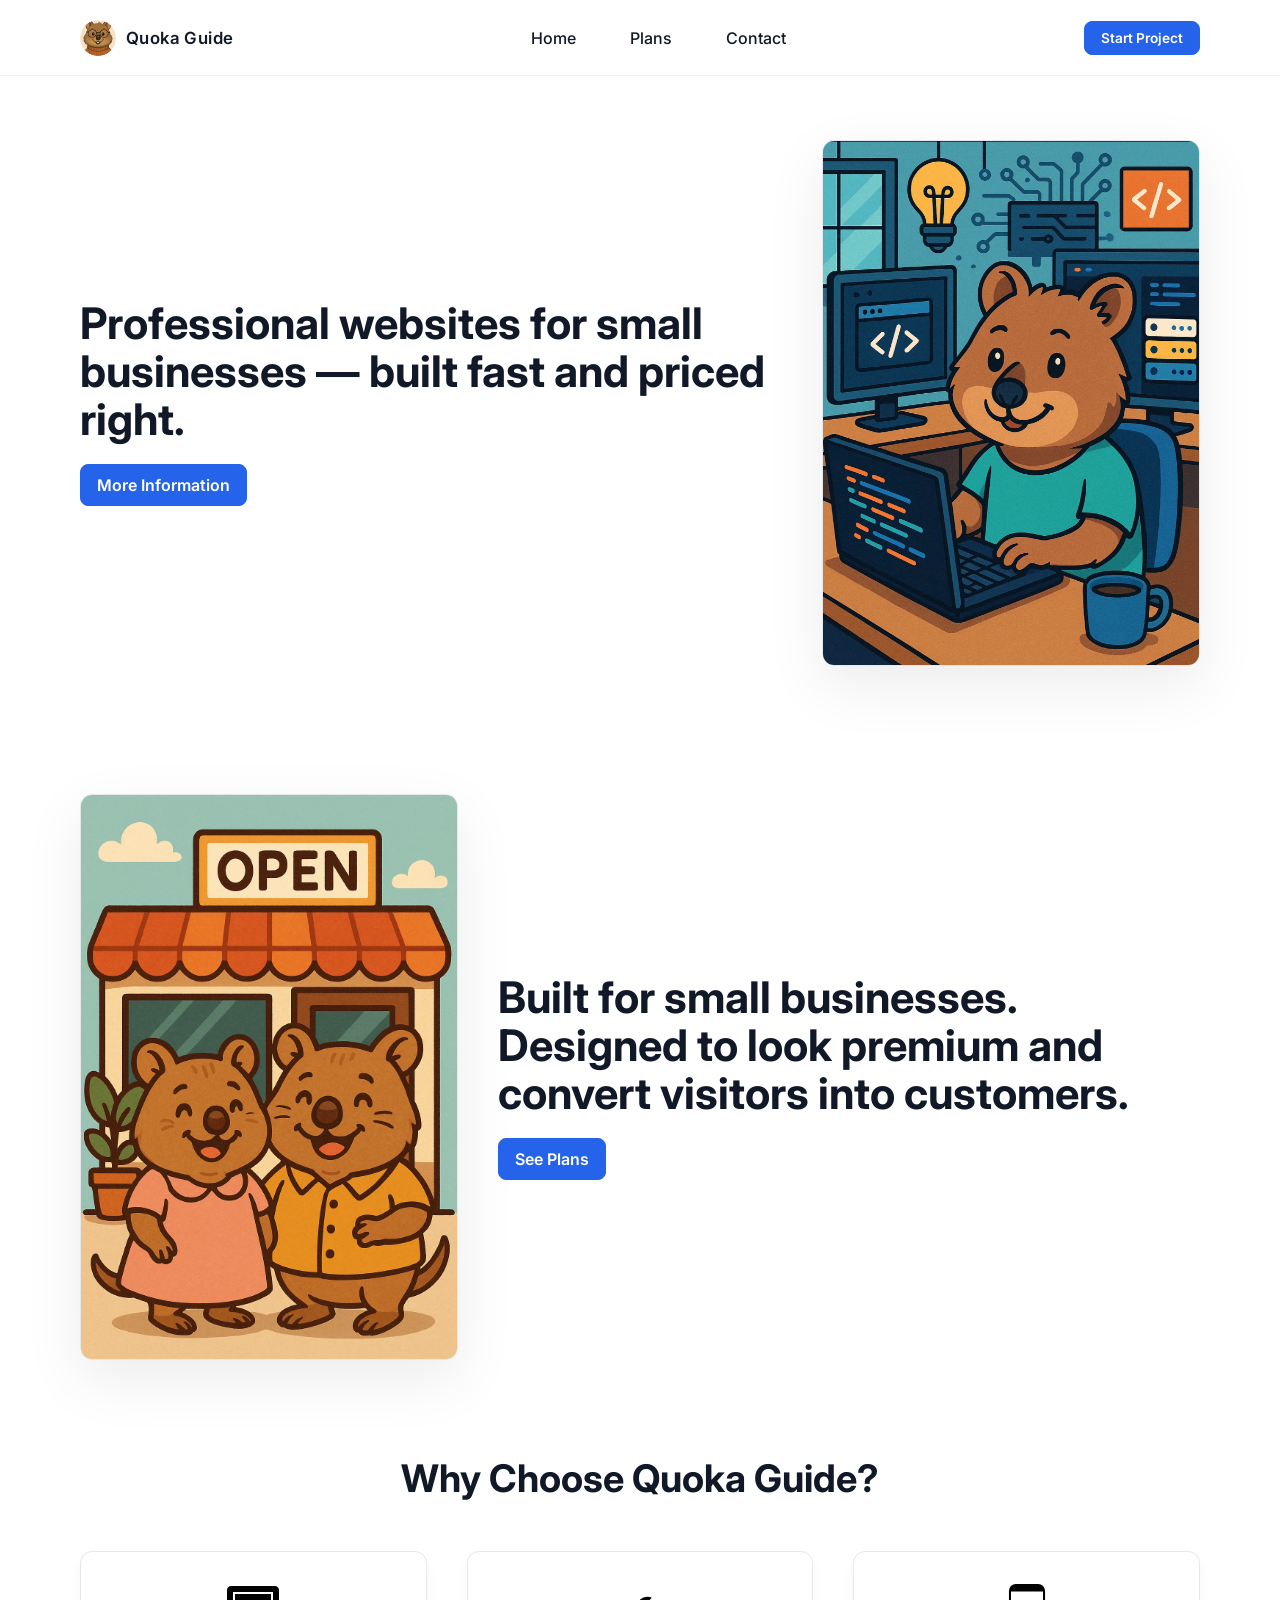
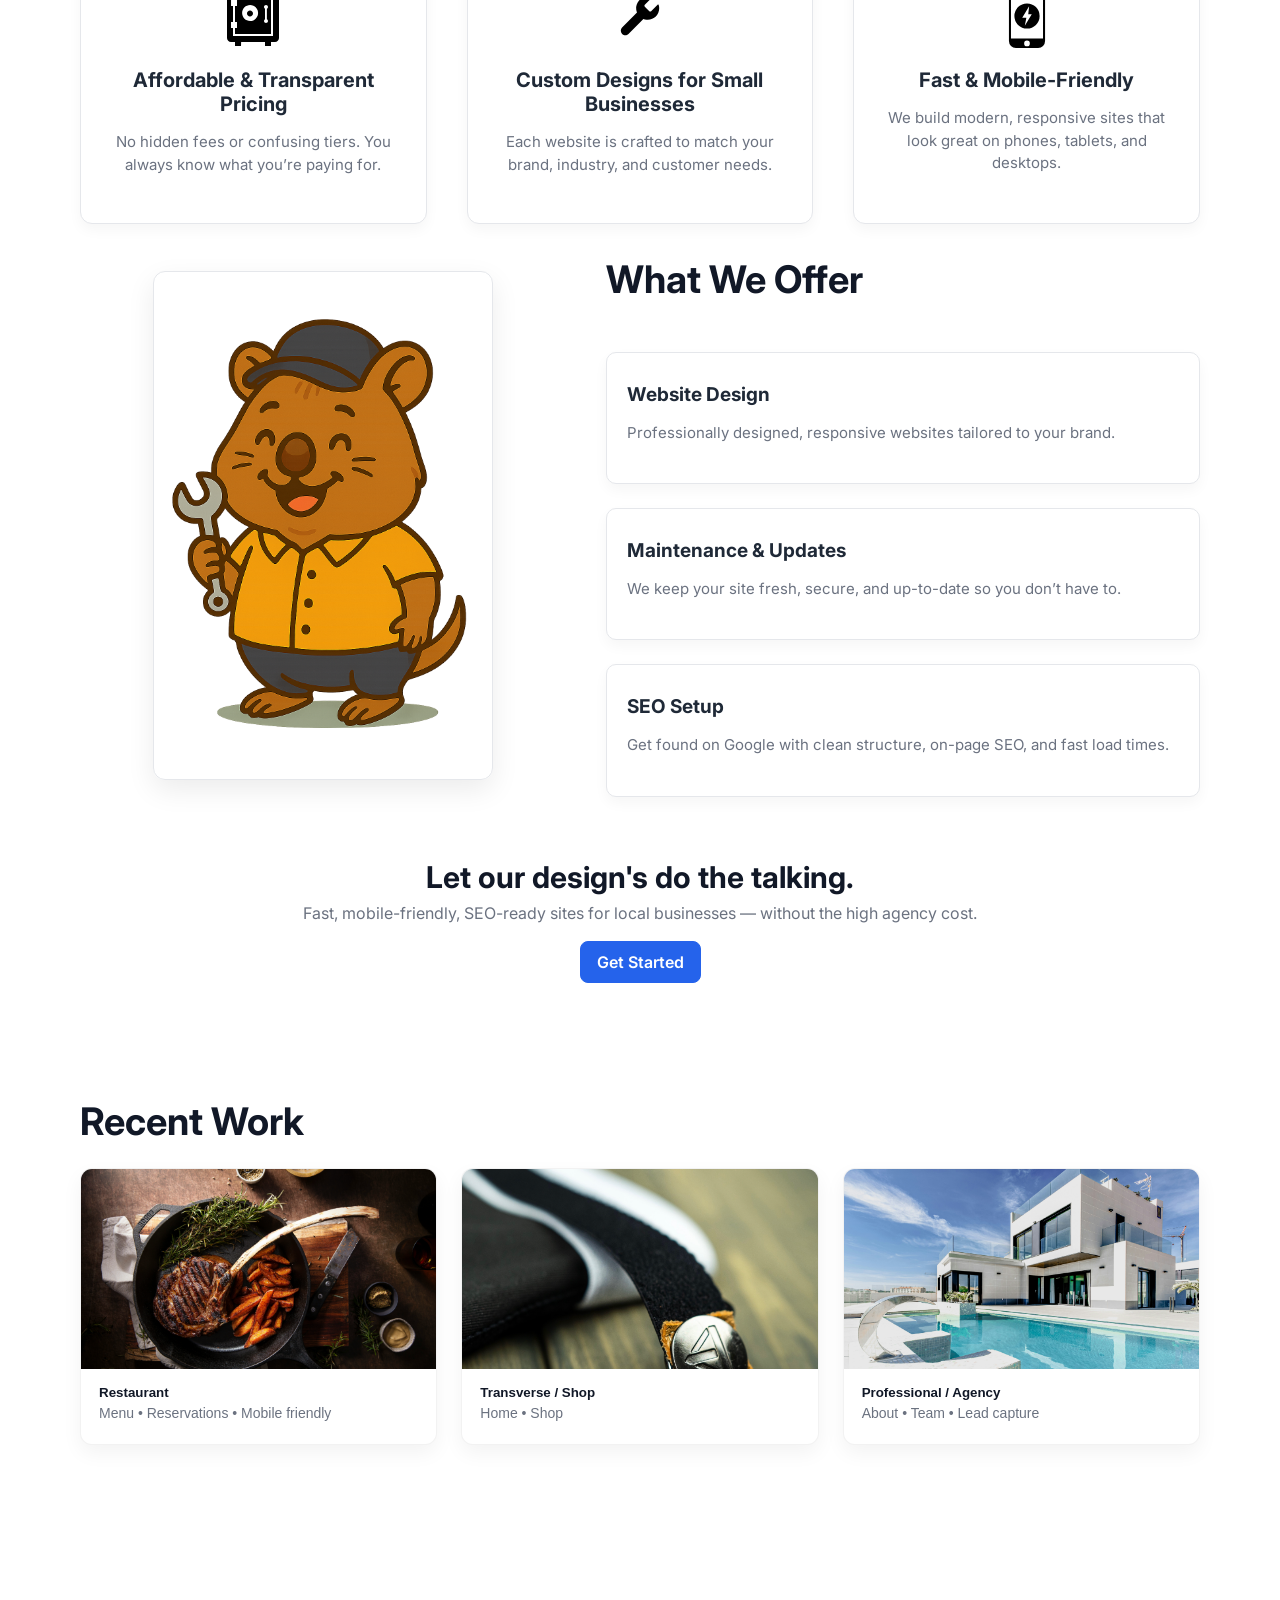
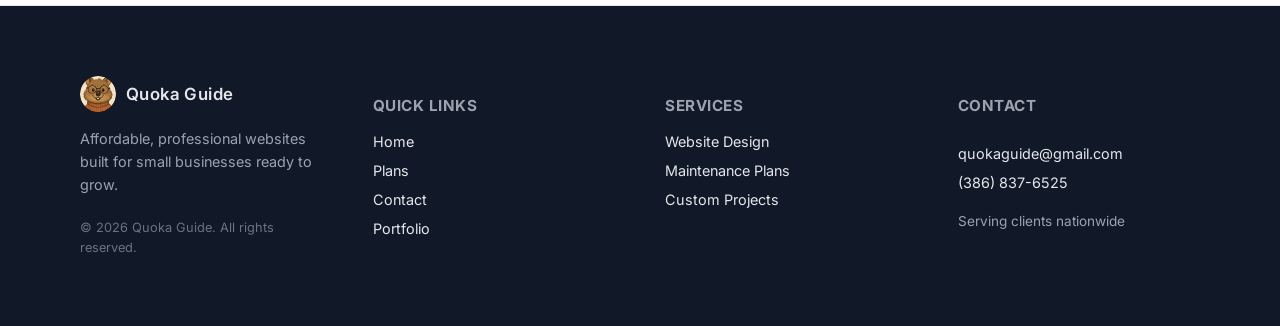
<file: index.html>
<!doctype html>
<html lang="en">
<head>
  <meta charset="utf-8" />
  <meta name="viewport" content="width=device-width, initial-scale=1" />
  <title>Quoka Guide — Affordable Websites for Small Businesses</title>

  <link rel="preconnect" href="https://fonts.googleapis.com" />
  <link rel="preconnect" href="https://fonts.gstatic.com" crossorigin />
  <link href="https://fonts.googleapis.com/css2?family=Inter:wght@400;500;600;700&display=swap" rel="stylesheet" />
  <link rel="stylesheet" href="css/styles.css" />

  <!-- Favicons -->
  <link rel="apple-touch-icon" sizes="180x180" href="assets/apple-touch-icon.png" />
  <link rel="icon" type="image/png" sizes="32x32" href="assets/favicon-32.png" />
  <link rel="icon" type="image/png" sizes="16x16" href="assets/favicon-16.png" />
  <link rel="icon" href="assets/favicon.ico" />
</head>
<body>
  <!-- Header -->
  <header class="site-header enhanced-header">
    <div class="container header-inner">
  
      <a class="brand" href="index.html">
        <img src="assets/quoka-icon.png" alt="Quoka Guide" class="brand-mark">
        <span class="brand-name">Quoka Guide</span>
      </a>
  
      <nav class="nav" id="mobileNav" aria-label="Primary">
        <a href="index.html#top">Home</a>
        <a href="plans.html">Plans</a>
        <a href="contact.html">Contact</a>
      </nav>
  
      <div class="header-cta">
        <a href="contact.html" class="button primary small">Start Project</a>
      </div>
      <button class="nav-toggle" aria-expanded="false" aria-controls="mobileNav">
        ☰
        <span class="sr-only">Menu</span>
      </button>
    </div>
  </header>
  

  <!-- Hero 1: text left, image right -->
  <section class="hero" id="top">
    <div class="container hero-inner">
      <div class="hero-copy">
        <h1>Professional websites for small businesses — built fast and priced right.</h1>
        <a class="button primary" href="plans.html">More Information</a>
      </div>

      <div class="hero-art">
        <img src="assets/hero-mock.png" alt="Illustration of web design in progress" />
      </div>
    </div>
  </section>

  <!-- Hero 2: image LEFT, text right -->
  <section class="hero image-left">
    <div class="container hero-inner">
      <div class="hero-art">
        <img src="assets/hero-smallbiz.png" alt="Two happy small-business owners in front of their shop" />
      </div>

      <div class="hero-copy">
        <h1>Built for small businesses. Designed to look premium and convert visitors into customers.</h1>
        <a class="button primary" href="plans.html">See Plans</a>
      </div>
    </div>
  </section>

  <!-- Why Choose Us -->
  <section class="why-choose">
    <div class="container">
      <h2 class="section-title">Why Choose Quoka Guide?</h2>
      <div class="features-grid">
        <div class="feature">
          <img src="assets/safe.svg" alt="Affordable pricing icon" class="feature-icon" />
          <h3>Affordable & Transparent Pricing</h3>
          <p>No hidden fees or confusing tiers. You always know what you’re paying for.</p>
        </div>
        <div class="feature">
          <img src="assets/custom.svg" alt="Custom design icon" class="feature-icon" />
          <h3>Custom Designs for Small Businesses</h3>
          <p>Each website is crafted to match your brand, industry, and customer needs.</p>
        </div>
        <div class="feature">
          <img src="assets/mobile.svg" alt="Mobile-friendly icon" class="feature-icon" />
          <h3>Fast & Mobile-Friendly</h3>
          <p>We build modern, responsive sites that look great on phones, tablets, and desktops.</p>
        </div>
      </div>
    </div>
  </section>

  <!-- Services with side image -->
  <section class="services-with-art">
    <div class="container services-inner">
      <div class="services-art">
        <img src="assets/mainquoka.png" alt="Friendly Quokka working" />
      </div>

      <div class="services-content">
        <h2 class="section-title">What We Offer</h2>
        <div class="services-grid">
          <article class="service-card">
            <h3 class="service-title">Website Design</h3>
            <p class="service-desc">Professionally designed, responsive websites tailored to your brand.</p>
          </article>

          <article class="service-card">
            <h3 class="service-title">Maintenance &amp; Updates</h3>
            <p class="service-desc">We keep your site fresh, secure, and up-to-date so you don’t have to.</p>
          </article>

          <article class="service-card">
            <h3 class="service-title">SEO Setup</h3>
            <p class="service-desc">Get found on Google with clean structure, on-page SEO, and fast load times.</p>
          </article>
        </div>
      </div>
    </div>
  </section>

  <!-- Subheading / CTA -->
  <section class="subhead" id="pricing">
    <div class="container center">
      <h2>Let our design's do the talking.</h2>
      <p>Fast, mobile-friendly, SEO-ready sites for local businesses — without the high agency cost.</p>
      <div class="cta-row">
        <a class="button primary" href="plans.html">Get Started</a>
      </div>
    </div>
  </section>

  <!-- Template grid / Portfolio preview -->
<!-- Portfolio / Recent Work -->
<section class="portfolio section" id="portfolio">
  <div class="container">
    <h2 class="section-title" style="text-align:left; margin-bottom:24px;">
      Recent Work
    </h2>

    <div class="portfolio-grid">
      <div class="portfolio-grid">

        <!-- Card 1 -->
        <button
          class="portfolio-card"
          data-title="Restaurant Website"
          data-url="recent-work/restaurant/index.html">
          
          <img src="recent-work/restaurant/assets/hero.jpg" alt="Restaurant website preview">
      
          <div class="portfolio-info">
            <div class="portfolio-name">Restaurant</div>
            <div class="portfolio-tagline">Menu • Reservations • Mobile friendly</div>
          </div>
        </button>
      
      
        <!-- Card 2 -->
        <button
          class="portfolio-card"
          data-title="Transverse"
          data-url="recent-work/transverse/index.html">
      
          <img src="recent-work/transverse/assets/hero.jpg" alt="Transverse website preview">
      
          <div class="portfolio-info">
            <div class="portfolio-name">Transverse / Shop</div>
            <div class="portfolio-tagline">Home • Shop</div>
          </div>
        </button>
      
      
        <!-- Card 3 -->
        <button
          class="portfolio-card"
          data-title="Professional / Agency"
          data-url="recent-work/agency/index.html">
      
          <img src="recent-work/agency/assets/hero.jpg" alt="Agency website preview">
      
          <div class="portfolio-info">
            <div class="portfolio-name">Professional / Agency</div>
            <div class="portfolio-tagline">About • Team • Lead capture</div>
          </div>
        </button>
      
      </div>
      
  </div>
</section>


<footer class="site-footer premium-footer">
  <div class="container footer-grid">

    <!-- Column 1: Brand -->
    <div class="footer-col footer-brand">
      <div class="footer-logo">
        <img src="assets/quoka-icon.png" alt="Quoka Guide logo" class="brand-mark">
        <span class="brand-name">Quoka Guide</span>
      </div>
      <p class="footer-tagline">
        Affordable, professional websites built for small businesses ready to grow.
      </p>
      <small class="copyright">
        © <span id="year"></span> Quoka Guide. All rights reserved.
      </small>
    </div>

    <!-- Column 2: Quick Links -->
    <div class="footer-col">
      <h4>Quick Links</h4>
      <nav class="footer-links">
        <a href="index.html#top">Home</a>
        <a href="plans.html">Plans</a>
        <a href="contact.html">Contact</a>
        <a href="index.html#portfolio">Portfolio</a>
      </nav>
    </div>

    <!-- Column 3: Services -->
    <div class="footer-col">
      <h4>Services</h4>
      <nav class="footer-links">
        <a href="plans.html">Website Design</a>
        <a href="plans.html">Maintenance Plans</a>
        <a href="contact.html">Custom Projects</a>
      </nav>
    </div>

    <!-- Column 4: Contact -->
    <div class="footer-col footer-contact">
      <h4>Contact</h4>
      <a href="mailto:quokaguide@gmail.com">quokaguide@gmail.com</a>
      <a href="tel:+13868376525">(386) 837-6525</a>
      <p class="footer-location">Serving clients nationwide</p>
    </div>

  </div>
</footer>

<script>
  document.getElementById('year').textContent = new Date().getFullYear();
</script>
  <!-- Live Preview Modal -->
<div class="lightbox-overlay" id="lightbox" aria-hidden="true" role="dialog" aria-modal="true" aria-label="Website preview">
  <div class="lightbox-dialog">
    <button class="lightbox-close" id="lightboxClose" aria-label="Close preview">✕</button>

    <div class="lightbox-header">
      <h3 id="lightboxTitle">Website Preview</h3>
      <a class="lightbox-demo-link" id="lightboxOpenNew" href="#" target="_blank" rel="noopener">Open in new tab ›</a>
    </div>

    <div class="lightbox-iframe-wrap">
      <iframe
        id="lightboxFrame"
        title="Website preview"
        loading="lazy"
        referrerpolicy="no-referrer"
        sandbox="allow-forms allow-modals allow-popups allow-same-origin allow-scripts"
        src=""
      ></iframe>
    </div>
  </div>
</div>

<script>
  // Elements
  const lightbox       = document.getElementById('lightbox');
  const lbTitle        = document.getElementById('lightboxTitle');
  const lbFrame        = document.getElementById('lightboxFrame');
  const lbOpenNew      = document.getElementById('lightboxOpenNew');
  const btnClose       = document.getElementById('lightboxClose');

  // Open modal with a given card
  function openLightbox(cardEl) {
    const title = cardEl.getAttribute('data-title') || 'Website Preview';
    const url   = cardEl.getAttribute('data-url');

    lbTitle.textContent = title;

    // Set the iframe + "open in new tab" link
    lbFrame.src = url;
    lbOpenNew.href = url;

    lightbox.classList.add('active');
    lightbox.setAttribute('aria-hidden', 'false');

    // Move focus to close button for accessibility
    btnClose.focus();
  }

  // Close modal
  function closeLightbox() {
    lightbox.classList.remove('active');
    lightbox.setAttribute('aria-hidden', 'true');

    // Stop the site from continuing to run in the background
    lbFrame.src = '';
    lbOpenNew.href = '#';
  }

  // Click handlers for cards
  document.querySelectorAll('.portfolio-card').forEach(card => {
    card.addEventListener('click', () => openLightbox(card));
  });

  // Close button
  btnClose.addEventListener('click', closeLightbox);

  // Close if you click backdrop outside dialog
  lightbox.addEventListener('click', (e) => {
    if (e.target === lightbox) closeLightbox();
  });

  // Keyboard support (ESC)
  document.addEventListener('keydown', (e) => {
    if (!lightbox.classList.contains('active')) return;
    if (e.key === 'Escape') closeLightbox();
  });
</script>

<script>
  const toggle = document.querySelector('.nav-toggle');
  const nav = document.getElementById('mobileNav');

  if (toggle && nav) {
    toggle.addEventListener('click', () => {
      const isOpen = nav.classList.toggle('open');
      toggle.setAttribute('aria-expanded', String(isOpen));
    });
  }
</script>

</body>
</html>
</file>
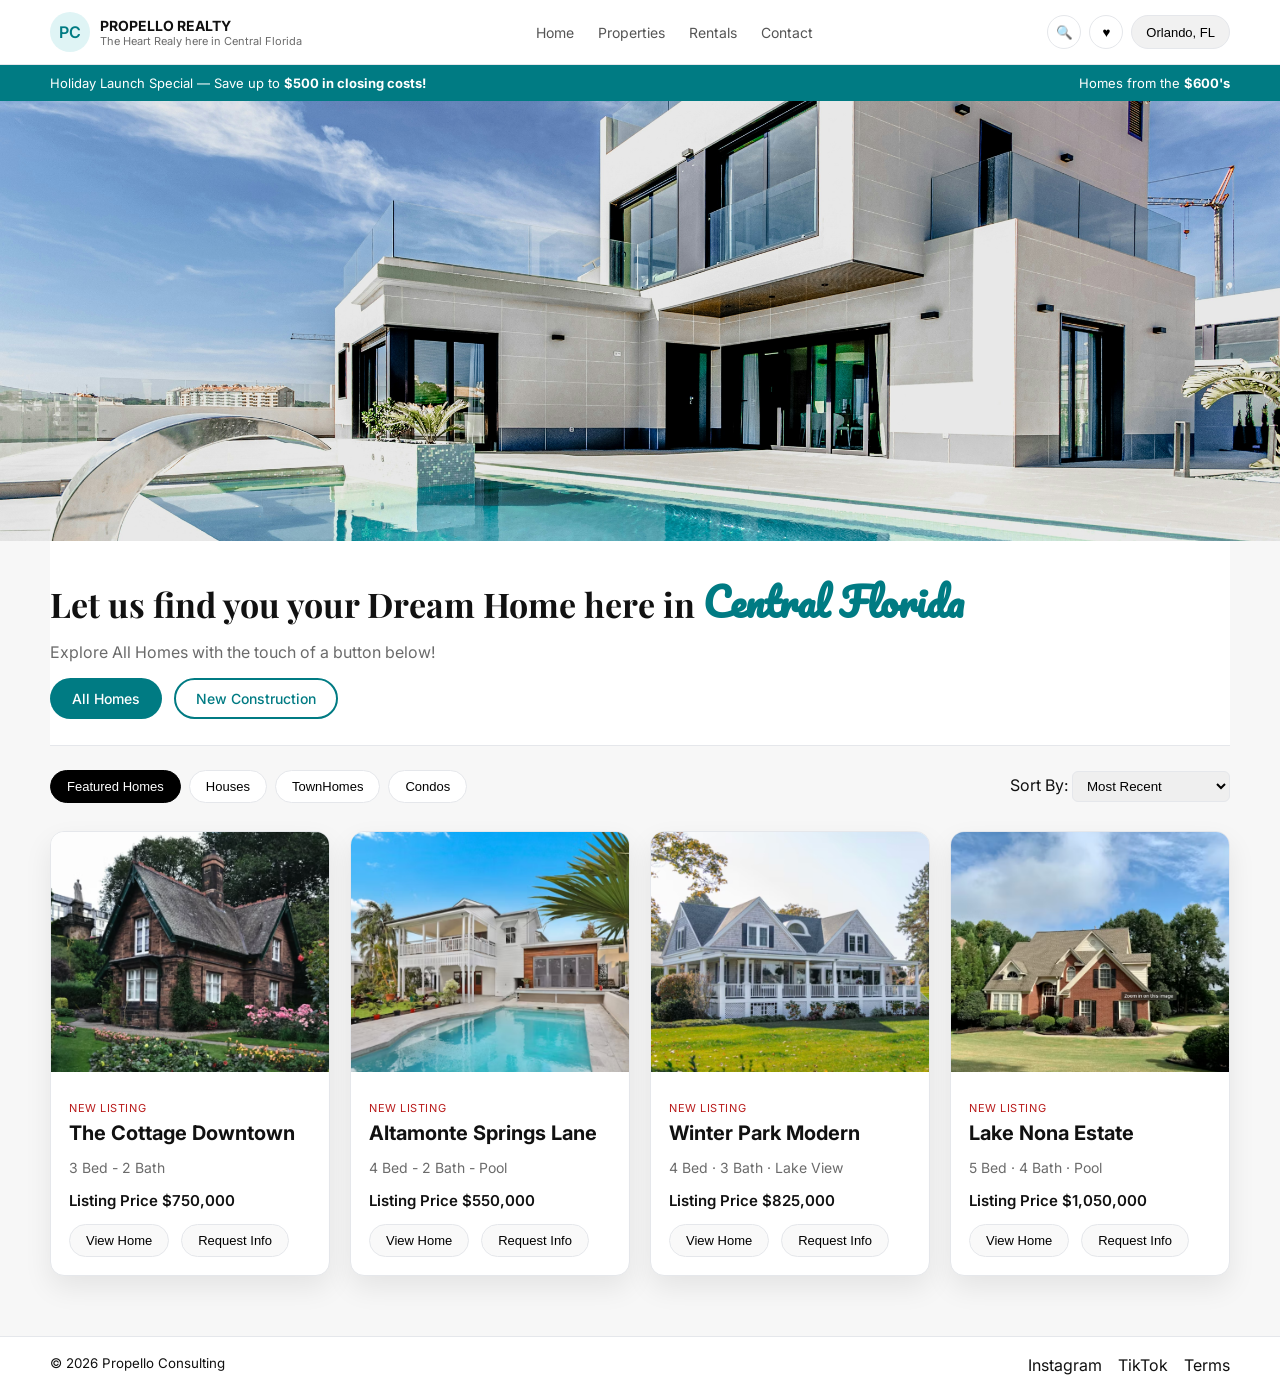
<file: recent-work/agency/index.html>
<!doctype html>
<html lang="en">
<head>
  <meta charset="utf-8" />
  <meta name="viewport" content="width=device-width, initial-scale=1" />
  <title>Propello Reality — Beautiful Homes All Over Central Florida</title>

  <!-- Fonts -->
  <link rel="preconnect" href="https://fonts.googleapis.com" />
  <link rel="preconnect" href="https://fonts.gstatic.com" crossorigin />
  <link href="https://fonts.googleapis.com/css2?family=Inter:wght@400;500;600;700&family=Playfair+Display:wght@500;600&family=Pacifico&display=swap" rel="stylesheet" />

  <link rel="stylesheet" href="styles.css" />
</head>
<body>

<!-- =========================
     TOP NAV
========================= -->
<header class="site-header">
  <div class="container header-inner">

    <div class="brand">
      <div class="brand-mark">PC</div>
      <div class="brand-info">
        <div class="brand-name">Propello Realty</div>
        <div class="brand-tagline">The Heart Realy here in Central Florida</div>
      </div>
    </div>

    <nav class="nav">
      <a href="#home">Home</a>
      <a href="#portfolio">Properties</a>
      <a href="#services">Rentals</a>
      <a href="#contact">Contact</a>
    </nav>

    <div class="nav-actions">
      <button class="icon-btn">🔍</button>
      <button class="icon-btn">♥</button>
      <button class="pill-btn">Orlando, FL</button>
    </div>

  </div>
</header>

<!-- =========================
     TEAL PROMO BAR
========================= -->
<div class="promo-bar">
  <div class="container promo-inner">
    <span>Holiday Launch Special — Save up to <strong>$500 in closing costs!</strong></span>
    <span>Homes from the <strong>$600's</strong></span>
  </div>
</div>

<!-- =========================
     BIG HERO IMAGE
========================= -->
<section class="hero">
  <div class="hero-img"></div>

  <div class="hero-content container">
    <h1 class="hero-title">
      Let us find you your Dream Home here in 
      <span class="hero-location">Central Florida</span>
    </h1>

    <p class="hero-subtitle">
      Explore All Homes with the touch of a button below!
    </p>

    <div class="hero-cta">
      <a href="#contact" class="button primary">All Homes</a>
      <a href="#portfolio" class="button outline">New Construction</a>
    </div>
  </div>
</section>

<!-- =========================
     TABS ROW (like AW Communities)
========================= -->
<section class="tabs-section container" id="portfolio">
  <div class="tabs">
    <button class="tab active">Featured Homes</button>
    <button class="tab">Houses</button>
    <button class="tab">TownHomes</button>
    <button class="tab">Condos</button>
  </div>

  <div class="sort-box">
    <label>Sort By:
      <select>
        <option>Most Recent</option>
        <option>Price (Low → High)</option>
        <option>Price (High → Low)</option>
      </select>
    </label>
  </div>
</section>

<!-- =========================
     CARD LIST SECTION (AW style)
========================= -->
<section class="cards container">

  <article class="card">
    <img src="assets/house3.jpg" alt="" class="card-img">
    <div class="card-body">
      <p class="card-ribbon">New LIsting</p>
      <h3 class="card-title">The Cottage Downtown</h3>
      <p class="card-desc">3 Bed - 2 Bath</p>
      <p class="card-price">Listing Price $750,000</p>
      <div class="card-actions">
        <button class="card-btn">View Home</button>
        <button class="card-btn">Request Info</button>
      </div>
    </div>
  </article>

  <article class="card">
    <img src="assets/house4.jpg" alt="" class="card-img">
    <div class="card-body">
      <p class="card-ribbon">New Listing</p>
      <h3 class="card-title">Altamonte Springs Lane</h3>
      <p class="card-desc">4 Bed - 2 Bath - Pool</p>
      <p class="card-price">Listing Price $550,000</p>
      <div class="card-actions">
        <button class="card-btn">View Home</button>
        <button class="card-btn">Request Info</button>
      </div>
    </div>
  </article>
  <article class="card">
    <img src="assets/house1.jpg" alt="" class="card-img">
    <div class="card-body">
      <p class="card-ribbon">New Listing</p>
      <h3 class="card-title">Winter Park Modern</h3>
      <p class="card-desc">4 Bed · 3 Bath · Lake View</p>
      <p class="card-price">Listing Price $825,000</p>
      <div class="card-actions">
        <button class="card-btn">View Home</button>
        <button class="card-btn">Request Info</button>
      </div>
    </div>
  </article>
  
  <article class="card">
    <img src="assets/house2.jpg" alt="" class="card-img">
    <div class="card-body">
      <p class="card-ribbon">New Listing</p>
      <h3 class="card-title">Lake Nona Estate</h3>
      <p class="card-desc">5 Bed · 4 Bath · Pool</p>
      <p class="card-price">Listing Price $1,050,000</p>
      <div class="card-actions">
        <button class="card-btn">View Home</button>
        <button class="card-btn">Request Info</button>
      </div>
    </div>
  </article>
  

</section>

<!-- =========================
     FOOTER
========================= -->
<footer class="site-footer">
  <div class="container footer-inner">
    <small>© <span id="year"></span> Propello Consulting</small>
    <div class="footer-links">
      <a href="#">Instagram</a>
      <a href="#">TikTok</a>
      <a href="#">Terms</a>
    </div>
  </div>
</footer>

<script>
  document.getElementById('year').textContent = new Date().getFullYear();
</script>

</body>
</html>
</file>
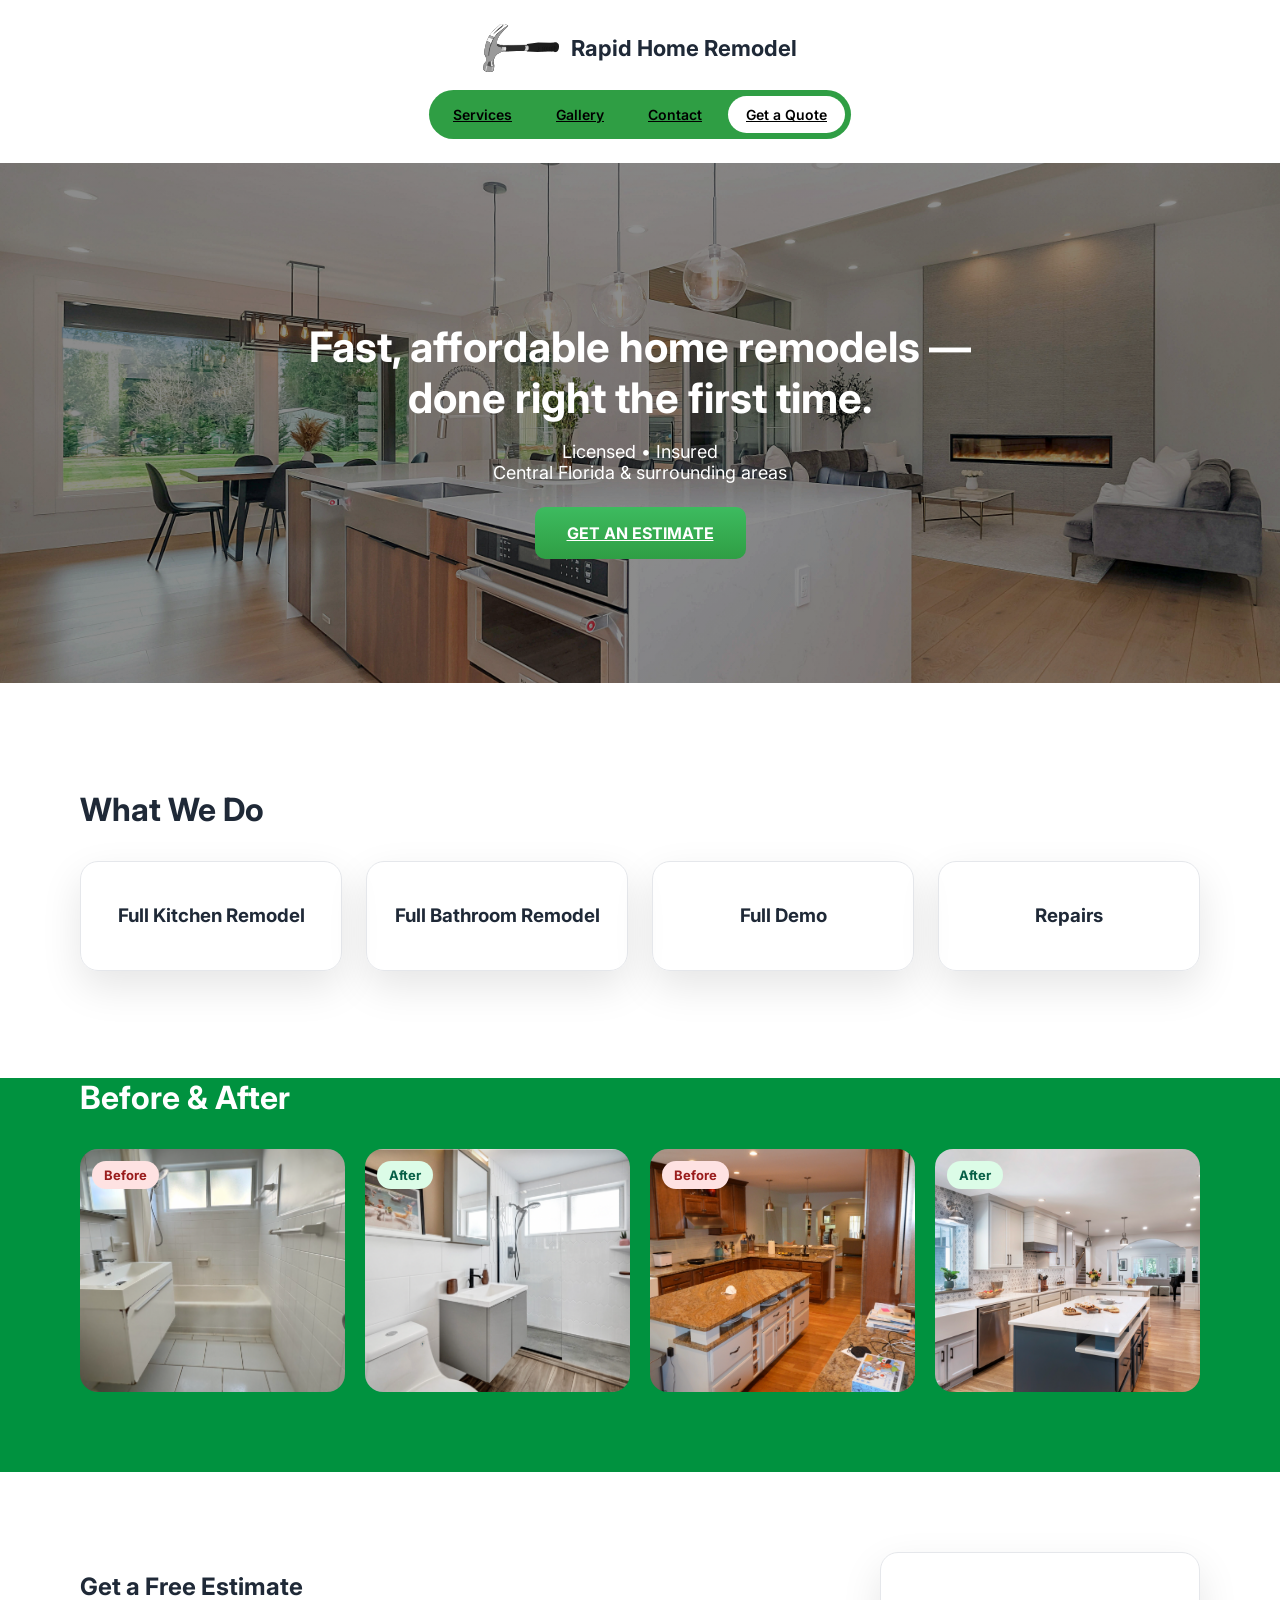
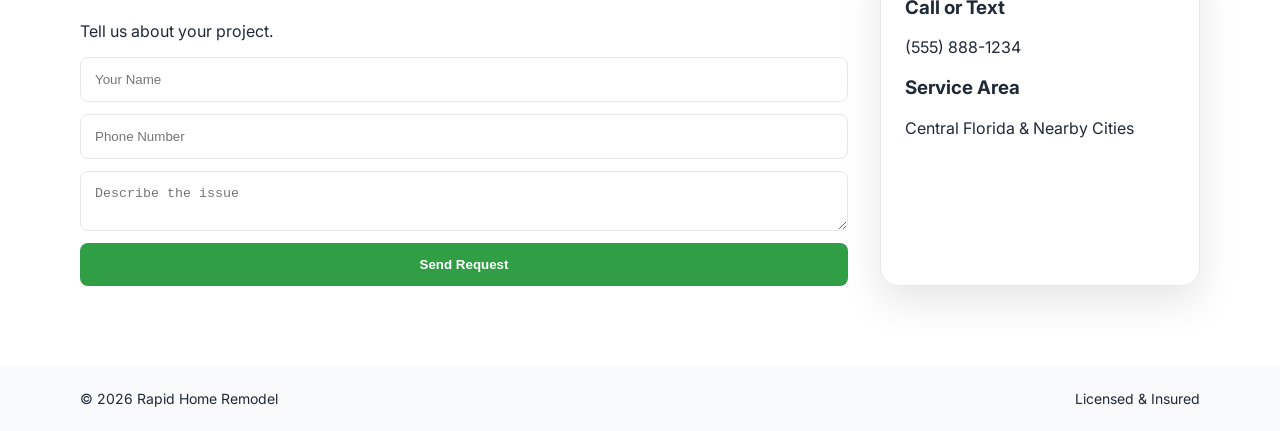
<file: recent-work/contractor/index.html>
<!doctype html>
<html lang="en">
<head>
  <meta charset="utf-8" />
  <meta name="viewport" content="width=device-width, initial-scale=1" />
  <title>Rapid Home Remodels | Reliable Service</title>

  <link rel="preconnect" href="https://fonts.googleapis.com" />
  <link rel="preconnect" href="https://fonts.gstatic.com" crossorigin />
  <link href="https://fonts.googleapis.com/css2?family=Inter:wght@400;500;600;700&display=swap" rel="stylesheet" />

  <link rel="stylesheet" href="style.css" />
</head>
<body>

  <!-- HEADER -->
  <header class="site-header">
    <div class="container header-inner">
      <div class="brand">
        <img src="assets/logo.svg" alt="Rapid Home Repair Logo" class="logo" />
        <span>Rapid Home Remodel</span>
      </div>

      <nav class="nav">
        <a href="#services">Services</a>
        <a href="#work">Gallery</a>
        <a href="#contact">Contact</a>
        <a class="nav-cta" href="#contact">Get a Quote</a>
      </nav>
    </div>
  </header>

  <!-- HERO -->
  <section class="hero">
    <div class="hero-content">
      <h1>Fast, affordable home remodels — done right the first time.</h1>
      <p>
        Licensed • Insured <br />
        Central Florida & surrounding areas
      </p>
      <a href="#contact" class="hero-button">GET AN ESTIMATE</a>
    </div>
  </section>

  <!-- SERVICES -->
  <section class="section" id="services">
    <div class="container">
      <h2 class="section-title">What We Do</h2>

      <div class="services-grid">
        <div class="service-card">
          <h3>Full Kitchen Remodel</h3>
        </div>
        <div class="service-card">
          <h3>Full Bathroom Remodel</h3>
        </div>
        <div class="service-card">
          <h3>Full Demo</h3>
        </div>
        <div class="service-card">
          <h3>Repairs</h3>
        </div>
      </div>
    </div>
  </section>

  <!-- BEFORE / AFTER -->
  <section class="beforeafter" id="work">
    <div class="container">
      <h2 class="section-title light">Before & After</h2>

      <div class="ba-grid">
        <div class="ba-card">
          <span class="ba-label before">Before</span>
          <img src="assets/before1.png" alt="">
        </div>
        <div class="ba-card">
          <span class="ba-label after">After</span>
          <img src="assets/after1.png" alt="">
        </div>
        <div class="ba-card">
          <span class="ba-label before">Before</span>
          <img src="assets/before2.png" alt="">
        </div>
        <div class="ba-card">
          <span class="ba-label after">After</span>
          <img src="assets/after2.png" alt="">
        </div>
      </div>
    </div>
  </section>

  <!-- CONTACT -->
  <section class="section" id="contact">
    <div class="container contact-grid">
      <div>
        <h2>Get a Free Estimate</h2>
        <p>Tell us about your project.</p>

        <form class="form">
          <input type="text" placeholder="Your Name" required />
          <input type="tel" placeholder="Phone Number" required />
          <textarea placeholder="Describe the issue"></textarea>
          <button type="submit">Send Request</button>
        </form>
      </div>

      <div class="contact-card">
        <h3>Call or Text</h3>
        <p>(555) 888-1234</p>

        <h3>Service Area</h3>
        <p>Central Florida & Nearby Cities</p>
      </div>
    </div>
  </section>

  <!-- FOOTER -->
  <footer class="footer">
    <div class="container footer-inner">
      <span>© <span id="year"></span> Rapid Home Remodel</span>
      <span>Licensed & Insured</span>
    </div>
  </footer>

  <script>
    document.getElementById('year').textContent = new Date().getFullYear();
  </script>
</body>
</html>
</file>
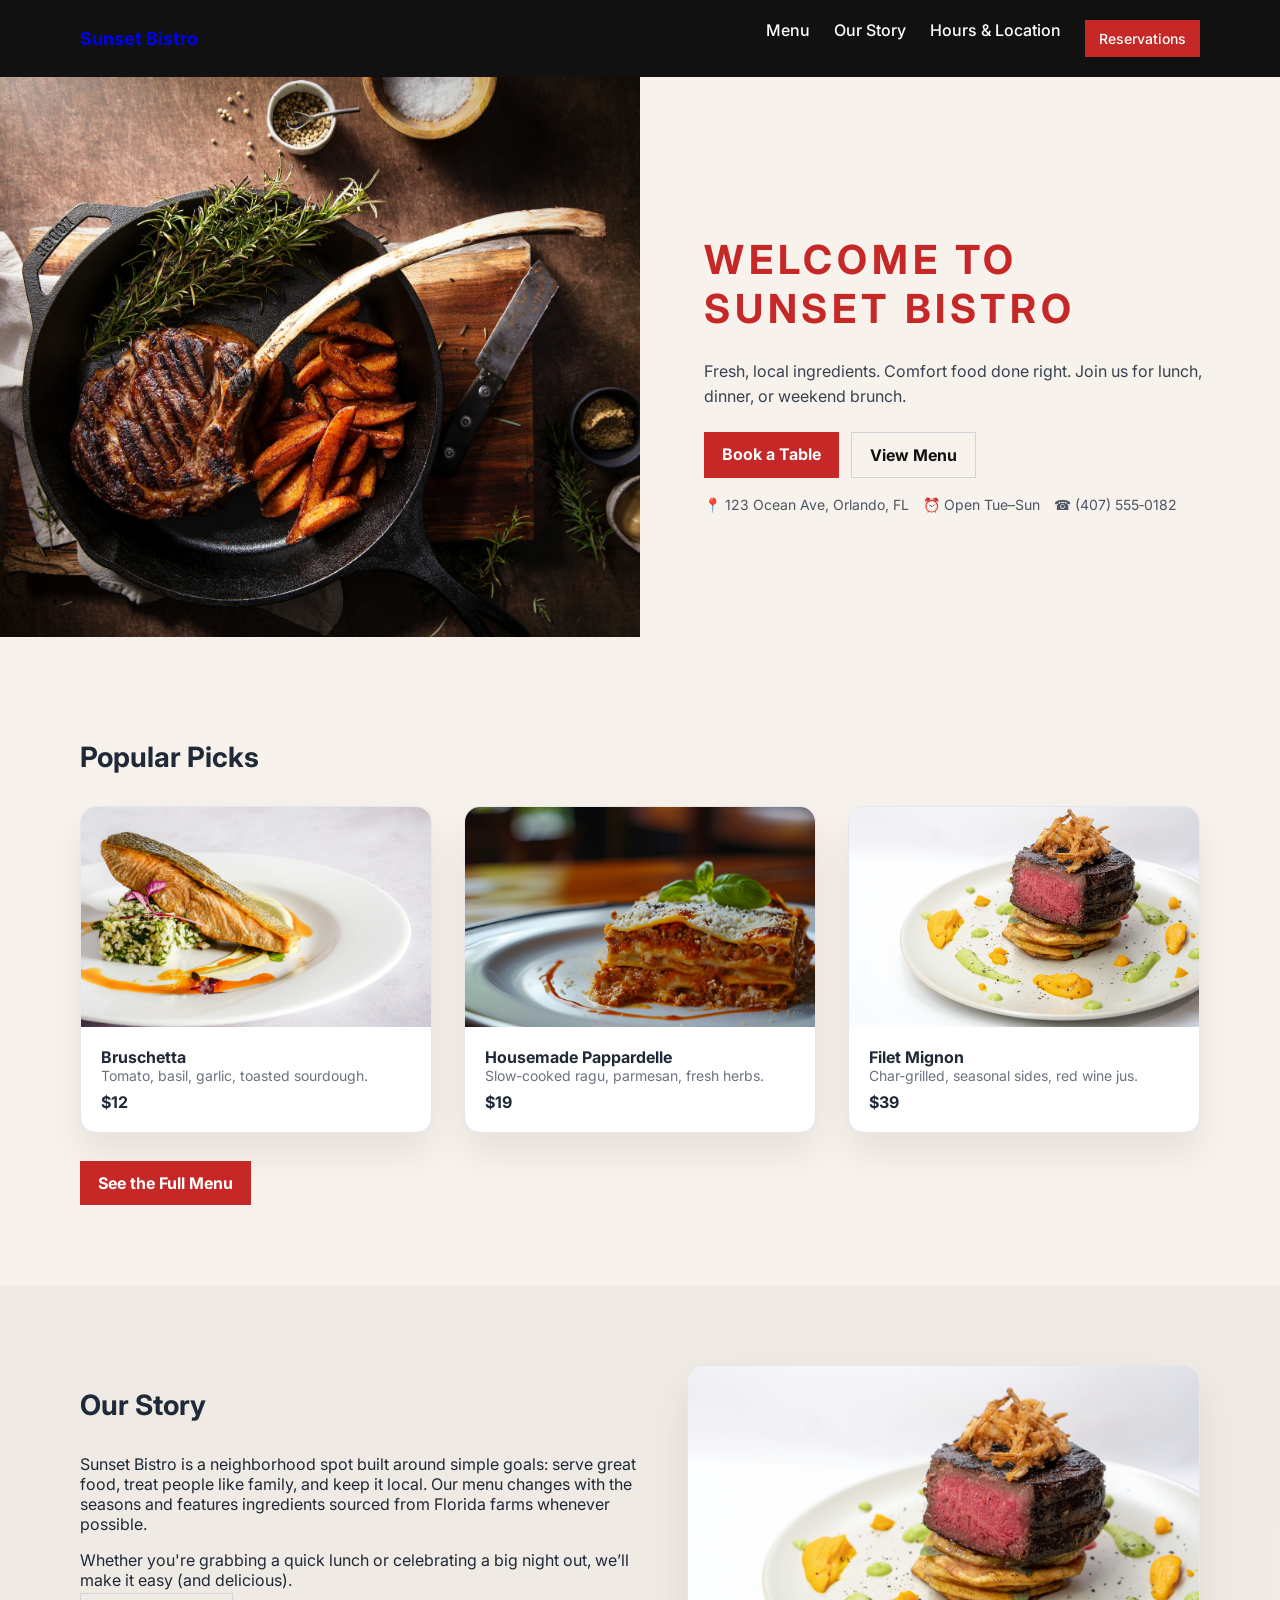
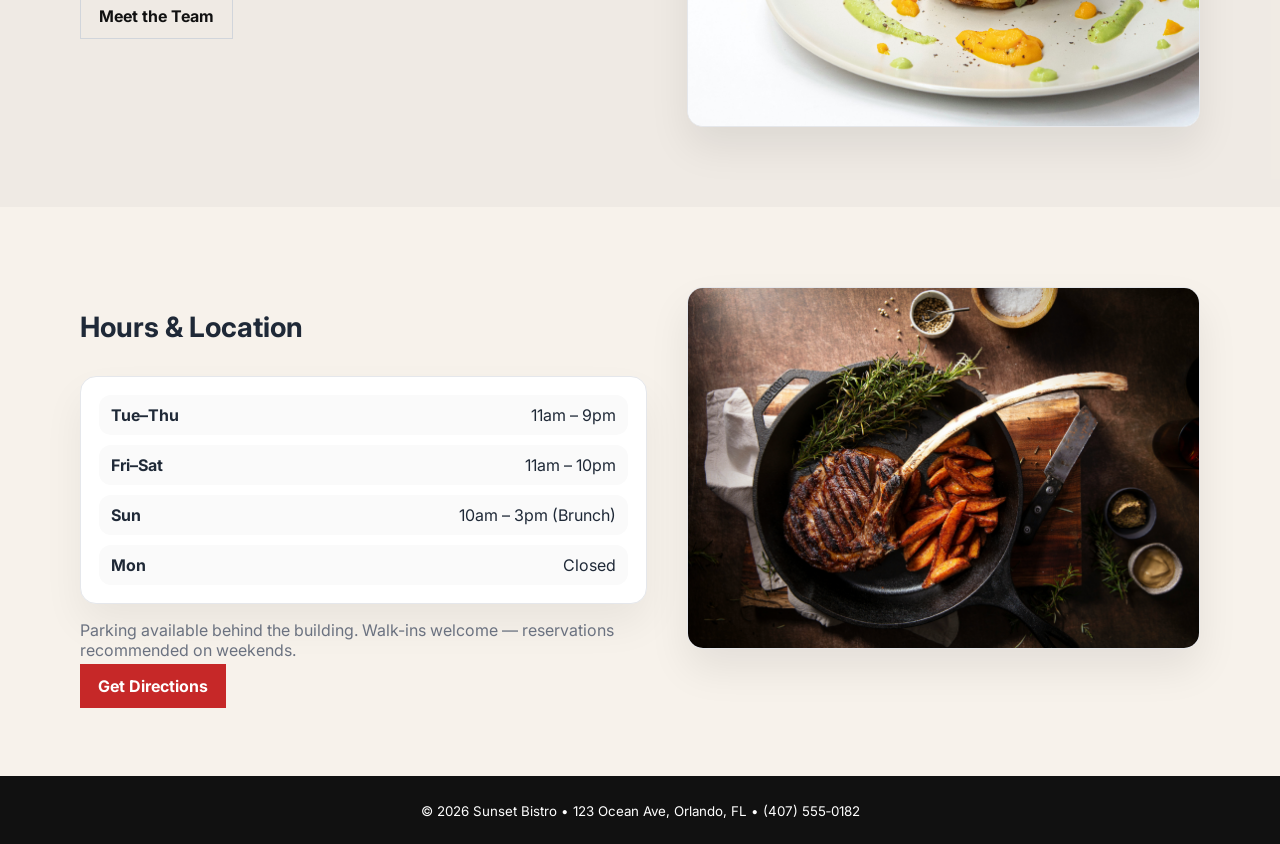
<file: recent-work/restaurant/index.html>
<!doctype html>
<html lang="en">
<head>
  <meta charset="utf-8" />
  <meta name="viewport" content="width=device-width, initial-scale=1" />
  <title>Sunset Bistro – Fresh Local Food</title>
  <meta name="description" content="Sunset Bistro serves fresh, local comfort food in Orlando, FL. View the menu, hours, and make a reservation."/>

  <link rel="preconnect" href="https://fonts.googleapis.com" />
  <link rel="preconnect" href="https://fonts.gstatic.com" crossorigin />
  <link href="https://fonts.googleapis.com/css2?family=Inter:wght@400;500;600;700;800&display=swap" rel="stylesheet" />
  <link rel="stylesheet" href="styles.css" />
</head>
<body>
<header class="site-header">
  <div class="container header-inner">
    <a class="brand" href="index.html" aria-label="Sunset Bistro home" style="text-decoration:none;">
      <div class="brand-name">Sunset Bistro</div>
    </a>
    <nav class="nav" aria-label="Primary">
      <a href="menu.html">Menu</a>
      <a href="about.html">Our Story</a>
      <a href="hours.html">Hours & Location</a>
      <a class="button primary small" href="reservations.html">Reservations</a>
    </nav>
  </div>
</header>


<section class="hero">
  <div class="hero-grid">
    <div class="hero-image" aria-hidden="true"></div>
    <div class="hero-panel">
      <h1 class="hero-eyebrow">Welcome to Sunset Bistro</h1>
      <p class="hero-lead">Fresh, local ingredients. Comfort food done right. Join us for lunch, dinner, or weekend brunch.</p>
      <div class="hero-actions">
        <a class="button primary" href="reservations.html">Book a Table</a>
        <a class="button ghost" href="menu.html">View Menu</a>
      </div>
      <div class="hero-meta">
        <span>📍 123 Ocean Ave, Orlando, FL</span>
        <span>⏰ Open Tue–Sun</span>
        <span>☎️ (407) 555‑0182</span>
      </div>
    </div>
  </div>
</section>

<section class="section">
  <div class="container">
    <h2 class="section-title">Popular Picks</h2>
    <div class="menu-grid">
      <div class="menu-card">
        <img src="assets/food1.jpg" alt="Bruschetta" />
        <div class="menu-info">
          <div class="menu-name">Bruschetta</div>
          <div class="menu-desc">Tomato, basil, garlic, toasted sourdough.</div>
          <div class="menu-price">$12</div>
        </div>
      </div>

      <div class="menu-card">
        <img src="assets/food2.jpg" alt="Housemade pappardelle" />
        <div class="menu-info">
          <div class="menu-name">Housemade Pappardelle</div>
          <div class="menu-desc">Slow-cooked ragu, parmesan, fresh herbs.</div>
          <div class="menu-price">$19</div>
        </div>
      </div>

      <div class="menu-card">
        <img src="assets/chef.jpg" alt="Filet mignon" />
        <div class="menu-info">
          <div class="menu-name">Filet Mignon</div>
          <div class="menu-desc">Char-grilled, seasonal sides, red wine jus.</div>
          <div class="menu-price">$39</div>
        </div>
      </div>
    </div>

    <div class="section-cta">
      <a class="button primary" href="menu.html">See the Full Menu</a>
    </div>
  </div>
</section>

<section class="section alt">
  <div class="container two-col">
    <div>
      <h2 class="section-title">Our Story</h2>
      <p>Sunset Bistro is a neighborhood spot built around simple goals: serve great food, treat people like family, and keep it local. Our menu changes with the seasons and features ingredients sourced from Florida farms whenever possible.</p>
      <p>Whether you're grabbing a quick lunch or celebrating a big night out, we’ll make it easy (and delicious).</p>
      <a class="button ghost" href="about.html">Meet the Team</a>
    </div>
    <div class="photo-card">
      <img src="assets/chef.jpg" alt="Chef preparing a dish" />
    </div>
  </div>
</section>

<section class="section">
  <div class="container two-col">
    <div>
      <h2 class="section-title">Hours & Location</h2>
      <div class="hours-card">
        <div><strong>Tue–Thu</strong><span>11am – 9pm</span></div>
        <div><strong>Fri–Sat</strong><span>11am – 10pm</span></div>
        <div><strong>Sun</strong><span>10am – 3pm (Brunch)</span></div>
        <div><strong>Mon</strong><span>Closed</span></div>
      </div>
      <p class="muted">Parking available behind the building. Walk-ins welcome — reservations recommended on weekends.</p>
      <a class="button primary" href="hours.html">Get Directions</a>
    </div>
    <div class="photo-card">
      <img src="assets/hero.jpg" alt="Dining room at Sunset Bistro" />
    </div>
  </div>
</section>

<footer class="site-footer">
  <div class="container footer-inner">
    <small>© 2026 Sunset Bistro • 123 Ocean Ave, Orlando, FL • (407) 555‑0182</small>
  </div>
</footer>
</body>
</html>
</file>
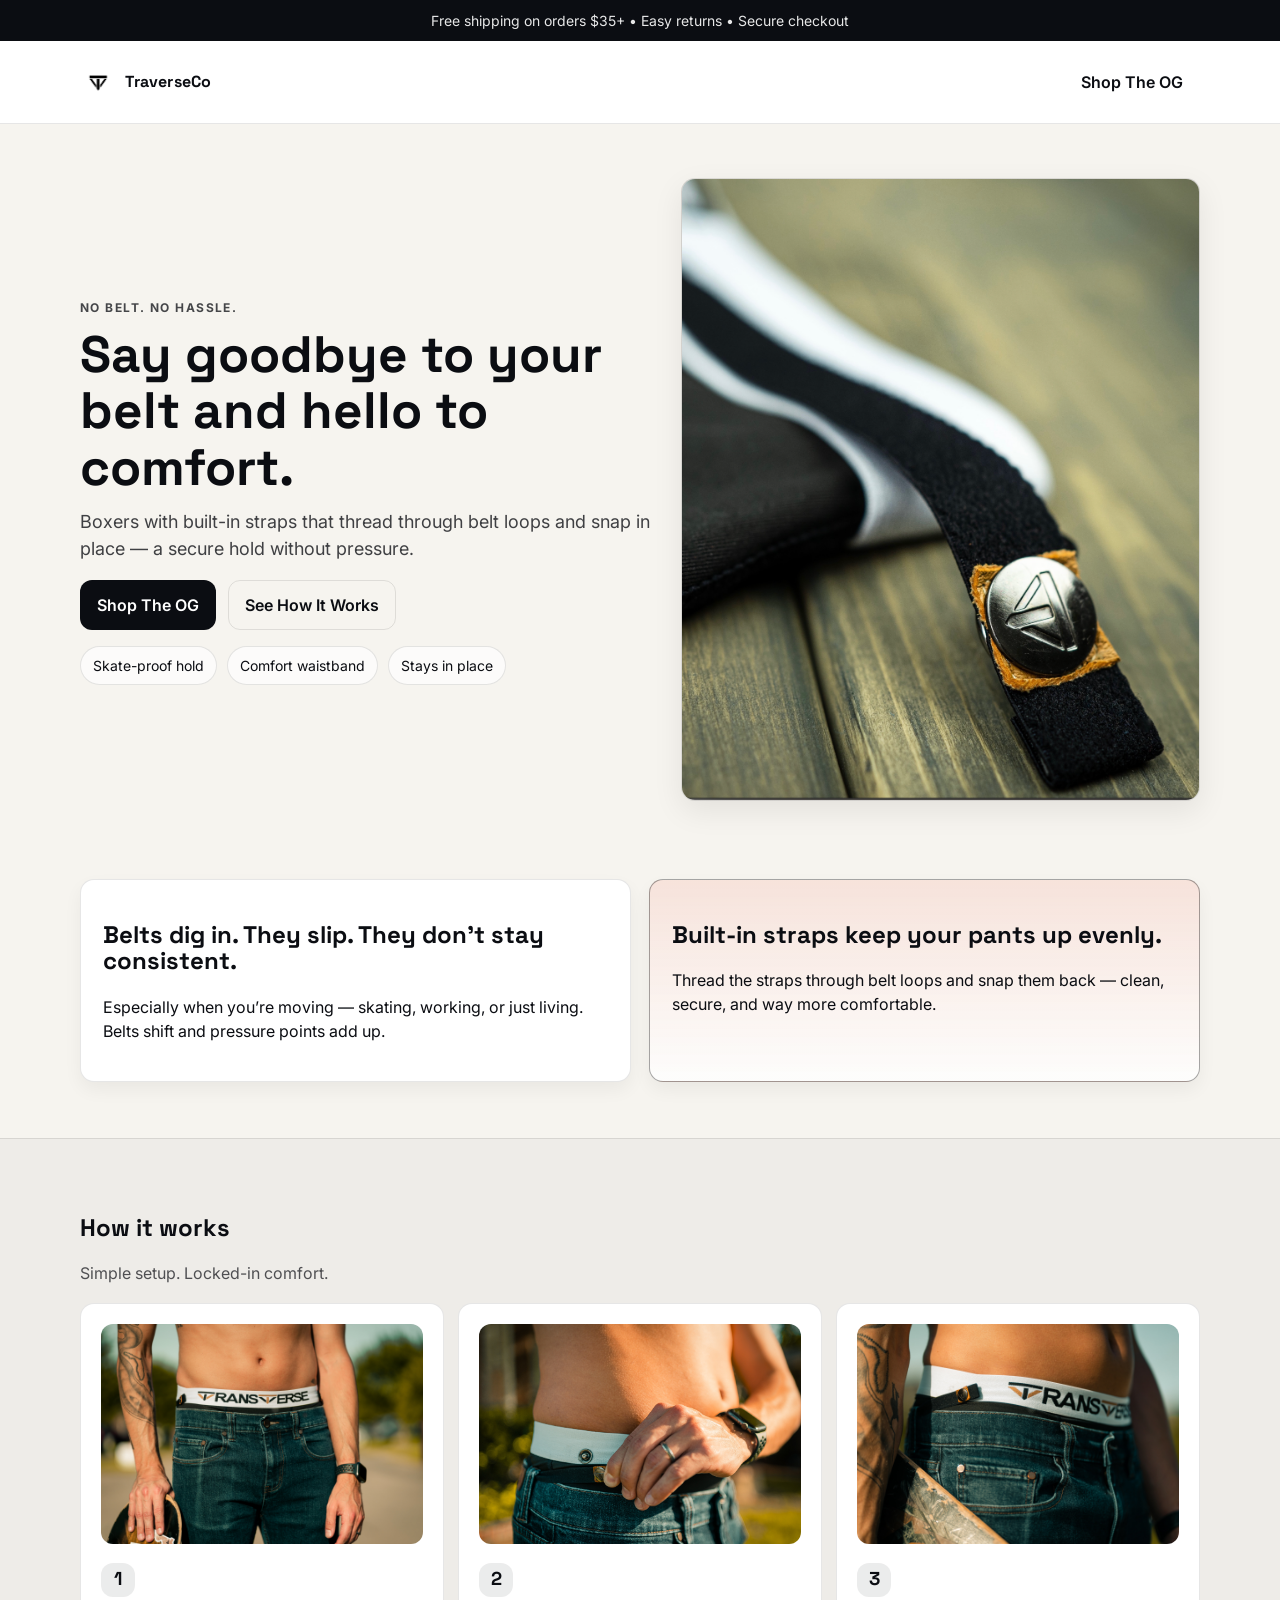
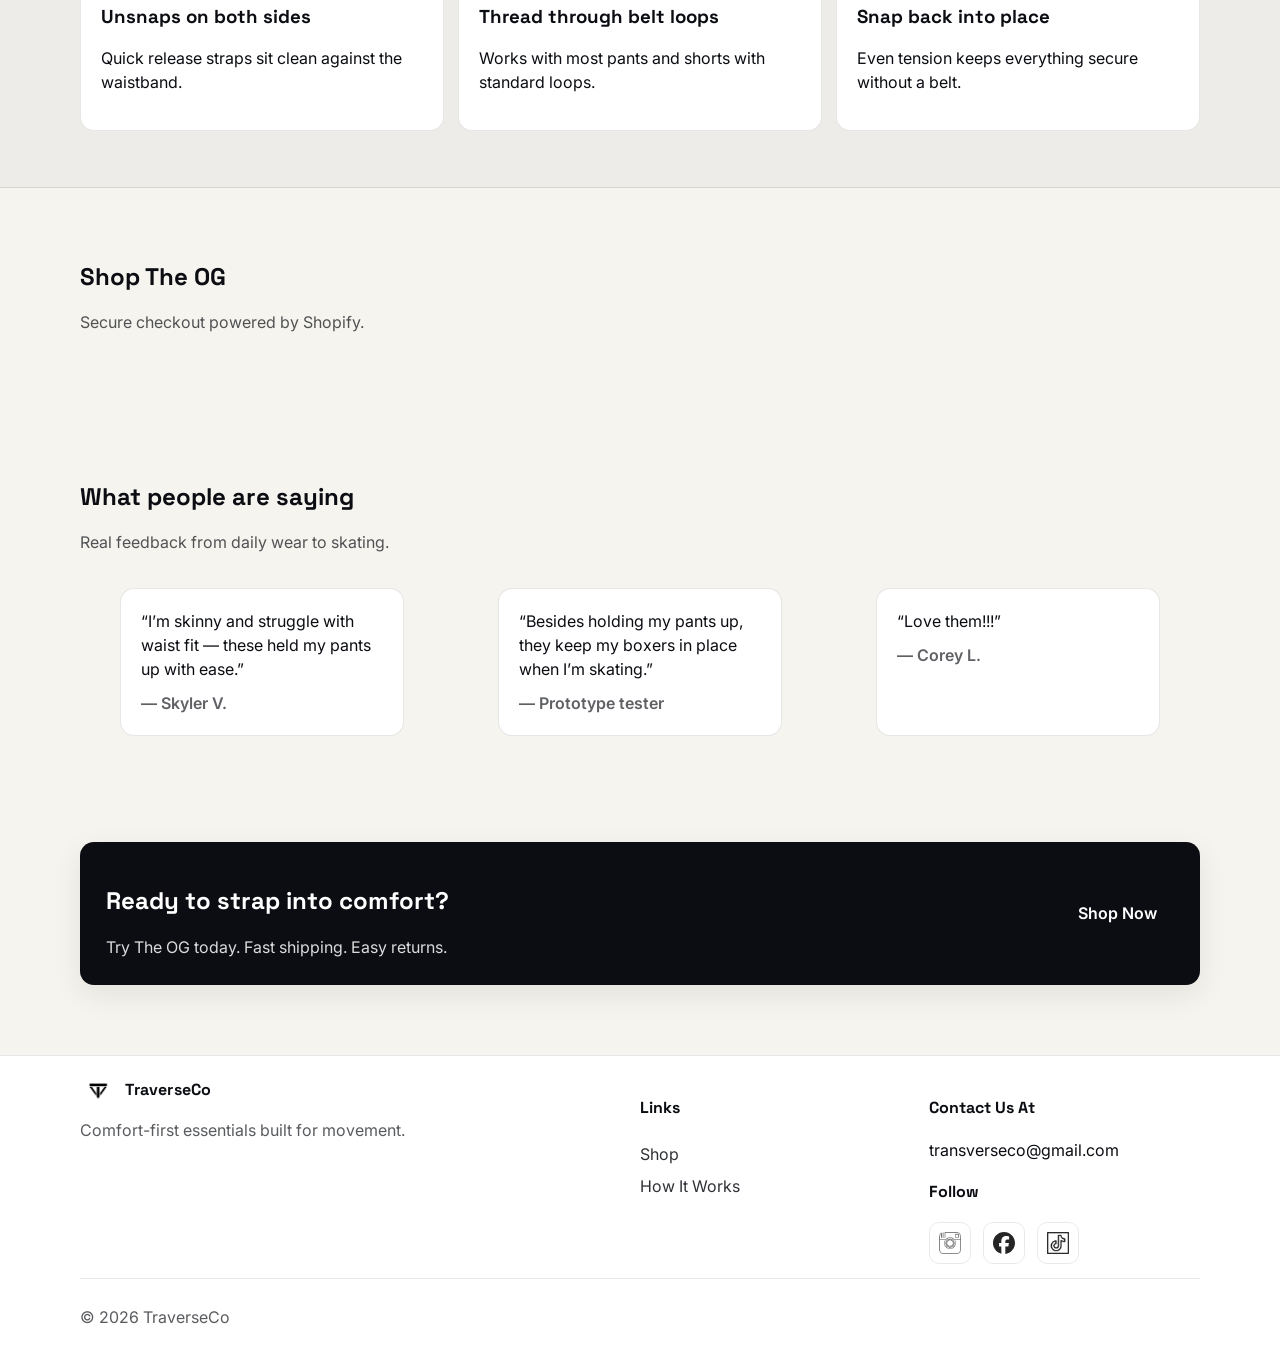
<file: recent-work/transverse/index.html>
<!doctype html>
<html lang="en">
<head>
  <meta charset="utf-8" />
  <meta name="viewport" content="width=device-width,initial-scale=1" />
  <title>TraverseCo — Strap Into Comfort</title>

  <!-- Favicon -->
  <link rel="icon" type="image/png" href="assets/favicon.png">

  <meta name="description" content="Built-in straps that keep your pants up without a belt. Comfort-first, skate-proof, everyday-ready." />

  <!-- Fonts -->
  <link rel="preconnect" href="https://fonts.googleapis.com">
  <link rel="preconnect" href="https://fonts.gstatic.com" crossorigin>
  <link href="https://fonts.googleapis.com/css2?family=Inter:wght@400;500;600&family=Space+Grotesk:wght@500;600;700&display=swap" rel="stylesheet">

  <link rel="stylesheet" href="css/style.css" />
</head>
<body>

  <!-- Top bar -->
  <div class="topbar">
    <div class="container">
      <p>Free shipping on orders $35+ • Easy returns • Secure checkout</p>
    </div>
  </div>

  <!-- Header -->
  <header class="header">
    <div class="container header-inner">
      <a class="brand" href="index.html" aria-label="TraverseCo Home">
        <img src="assets/logo.png" alt="TraverseCo logo" class="brand-logo">
        <span class="brand-name">TraverseCo</span>
      </a>

      <div class="header-actions">
        <!-- UPDATED: scrolls to embedded Shopify section -->
        <a class="btn btn-ghost" href="#shop">Shop The OG</a>
      </div>

      <button class="hamburger" type="button" aria-label="Open menu" aria-expanded="false">
        <span></span><span></span><span></span>
      </button>
    </div>

    <div class="mobile-nav" hidden>
      <a href="#shop">Shop</a>
      <a href="#how-it-works">How It Works</a>
      <a href="faq.html">FAQ</a>
      <a href="about.html">About</a>
    </div>
  </header>

  <!-- Main -->
  <main>
    <!-- Hero -->
    <section class="hero">
      <div class="container hero-grid">
        <div class="hero-copy">
          <p class="eyebrow">No belt. No hassle.</p>
          <h1>Say goodbye to your belt and hello to comfort.</h1>
          <p class="lead">
            Boxers with built-in straps that thread through belt loops and snap in place — a secure hold without pressure.
          </p>

          <div class="hero-ctas">
            <!-- UPDATED: scrolls to embedded Shopify section -->
            <a class="btn btn-primary" href="#shop">Shop The OG</a>
            <a class="btn btn-outline" href="#how-it-works">See How It Works</a>
          </div>

          <div class="trust-row">
            <div class="trust-pill">Skate-proof hold</div>
            <div class="trust-pill">Comfort waistband</div>
            <div class="trust-pill">Stays in place</div>
          </div>
        </div>

        <div class="hero-media" role="img" aria-label="Product lifestyle image">
          <div class="media-card">
            <img src="assets/hero.jpg" alt="TraverseCo built-in strap system" class="hero-img">
          </div>
        </div>
      </div>
    </section>

    <!-- Problem/Solution -->
    <section class="section">
      <div class="container two-col">
        <div class="card">
          <h2>Belts dig in. They slip. They don’t stay consistent.</h2>
          <p>Especially when you’re moving — skating, working, or just living. Belts shift and pressure points add up.</p>
        </div>
        <div class="card accent">
          <h2>Built-in straps keep your pants up evenly.</h2>
          <p>Thread the straps through belt loops and snap them back — clean, secure, and way more comfortable.</p>
        </div>
      </div>
    </section>

    <!-- How it works (3 steps) -->
    <section id="how-it-works" class="section section-muted">
      <div class="container">
        <div class="section-head">
          <h2>How it works</h2>
          <p>Simple setup. Locked-in comfort.</p>
        </div>

        <div class="steps">
          <article class="step">
            <img src="assets/how-step-0.JPG" alt="Not threaded through belt loops" class="step-img">
            <h3><span class="step-num">1</span> Unsnaps on both sides</h3>
            <p>Quick release straps sit clean against the waistband.</p>
          </article>

          <article class="step">
            <img src="assets/how-step-1.JPG" alt="Thread through belt loops" class="step-img">
            <h3><span class="step-num">2</span> Thread through belt loops</h3>
            <p>Works with most pants and shorts with standard loops.</p>
          </article>

          <article class="step">
            <img src="assets/how-step-2.JPG" alt="Threaded through belt loops" class="step-img">
            <h3><span class="step-num">3</span> Snap back into place</h3>
            <p>Even tension keeps everything secure without a belt.</p>
          </article>
        </div>
      </div>
    </section>

    <!-- Shopify Buy Button (The OG) -->
    <section class="section" id="shop">
      <div class="container">
        <div class="section-head">
          <h2>Shop The OG</h2>
          <p>Secure checkout powered by Shopify.</p>
        </div>

        <div id="product-component-1770952349925"></div>
      </div>
    </section>

    <!-- Reviews -->
    <section class="section">
      <div class="container">
        <div class="section-head">
          <h2>What people are saying</h2>
          <p>Real feedback from daily wear to skating.</p>
        </div>

        <div class="reviews">
          <figure class="review">
            <blockquote>“I’m skinny and struggle with waist fit — these held my pants up with ease.”</blockquote>
            <figcaption>— Skyler V.</figcaption>
          </figure>
          <figure class="review">
            <blockquote>“Besides holding my pants up, they keep my boxers in place when I’m skating.”</blockquote>
            <figcaption>— Prototype tester</figcaption>
          </figure>
          <figure class="review">
            <blockquote>“Love them!!!”</blockquote>
            <figcaption>— Corey L.</figcaption>
          </figure>
        </div>
      </div>
    </section>

    <!-- CTA -->
    <section class="section cta">
      <div class="container cta-inner">
        <div>
          <h2>Ready to strap into comfort?</h2>
          <p>Try The OG today. Fast shipping. Easy returns.</p>
        </div>
        <!-- UPDATED: scrolls to embedded Shopify section -->
        <a class="btn btn-primary" href="#shop">Shop Now</a>
      </div>
    </section>
  </main>

  <!-- Footer -->
  <footer class="footer" id="contact">
    <div class="container footer-grid">
      <div>
        <div class="brand brand-footer">
          <img src="assets/logo.png" alt="TraverseCo logo" class="brand-logo">
          <span class="brand-name">TraverseCo</span>
        </div>
        <p class="muted">Comfort-first essentials built for movement.</p>
      </div>

      <div>
        <h4>Links</h4>
        <a href="#shop">Shop</a>
        <a href="#how-it-works">How It Works</a>
      </div>

      <div>
        <h4>Contact Us At</h4>
        <p>transverseco@gmail.com</p>

        <h4>Follow</h4>
        <div class="socials">
          <a href="https://www.instagram.com/transverseco" target="_blank" rel="noopener noreferrer" aria-label="Instagram">
            <img src="assets/insta.png" alt="Instagram">
          </a>

          <a href="https://www.facebook.com/TransverseCo/" target="_blank" rel="noopener noreferrer" aria-label="Facebook">
            <img src="assets/facebook.svg" alt="Facebook">
          </a>

          <a href="https://www.tiktok.com/@transverseco" target="_blank" rel="noopener noreferrer" aria-label="TikTok">
            <img src="assets/tiktok.png" alt="TikTok">
          </a>
        </div>
      </div>
    </div>

    <div class="container footer-bottom">
      <p class="muted">© <span id="year"></span> TraverseCo</p>
    </div>
  </footer>

  <script src="js/main.js"></script>

  <!-- Shopify Buy Button embed -->
  <script type="text/javascript">
    (function () {
      var scriptURL = 'https://sdks.shopifycdn.com/buy-button/latest/buy-button-storefront.min.js';

      if (window.ShopifyBuy) {
        if (window.ShopifyBuy.UI) ShopifyBuyInit();
        else loadScript();
      } else {
        loadScript();
      }

      function loadScript() {
        var script = document.createElement('script');
        script.async = true;
        script.src = scriptURL;
        (document.head || document.body).appendChild(script);
        script.onload = ShopifyBuyInit;
      }

      function ShopifyBuyInit() {
        var client = ShopifyBuy.buildClient({
          domain: 'transverseco.myshopify.com',
          storefrontAccessToken: 'a1bdb6acef088749ebad0df71779a68e',
        });

        ShopifyBuy.UI.onReady(client).then(function (ui) {
          ui.createComponent('product', {
            id: '1934410055746',
            node: document.getElementById('product-component-1770952349925'),
            moneyFormat: '%24%7B%7Bamount%7D%7D',
            options: {
              product: {
                styles: {
                  product: { "max-width": "100%", "margin": "0" },
                  button: {
                    "background-color": "#0b0d12",
                    "color": "#ffffff",
                    "font-family": "Inter, system-ui, -apple-system, Segoe UI, Roboto, Arial, sans-serif",
                    "font-weight": "600",
                    "border-radius": "12px",
                    "padding": "12px 16px"
                  },
                  title: { "font-family": "\"Space Grotesk\", Inter, sans-serif", "font-weight": "700" },
                  price: { "font-family": "Inter, system-ui, -apple-system, Segoe UI, Roboto, Arial, sans-serif" }
                },
                text: { button: "Add to cart" }
              },
              cart: { text: { total: "Subtotal", button: "Checkout" } },
              toggle: {
                styles: {
                  toggle: {
                    "background-color": "#0b0d12",
                    "font-family": "Inter, system-ui, -apple-system, Segoe UI, Roboto, Arial, sans-serif",
                    "font-weight": "600",
                    "border-radius": "12px"
                  }
                }
              }
            }
          });
        });
      }
    })();
  </script>

</body>
</html>
</file>
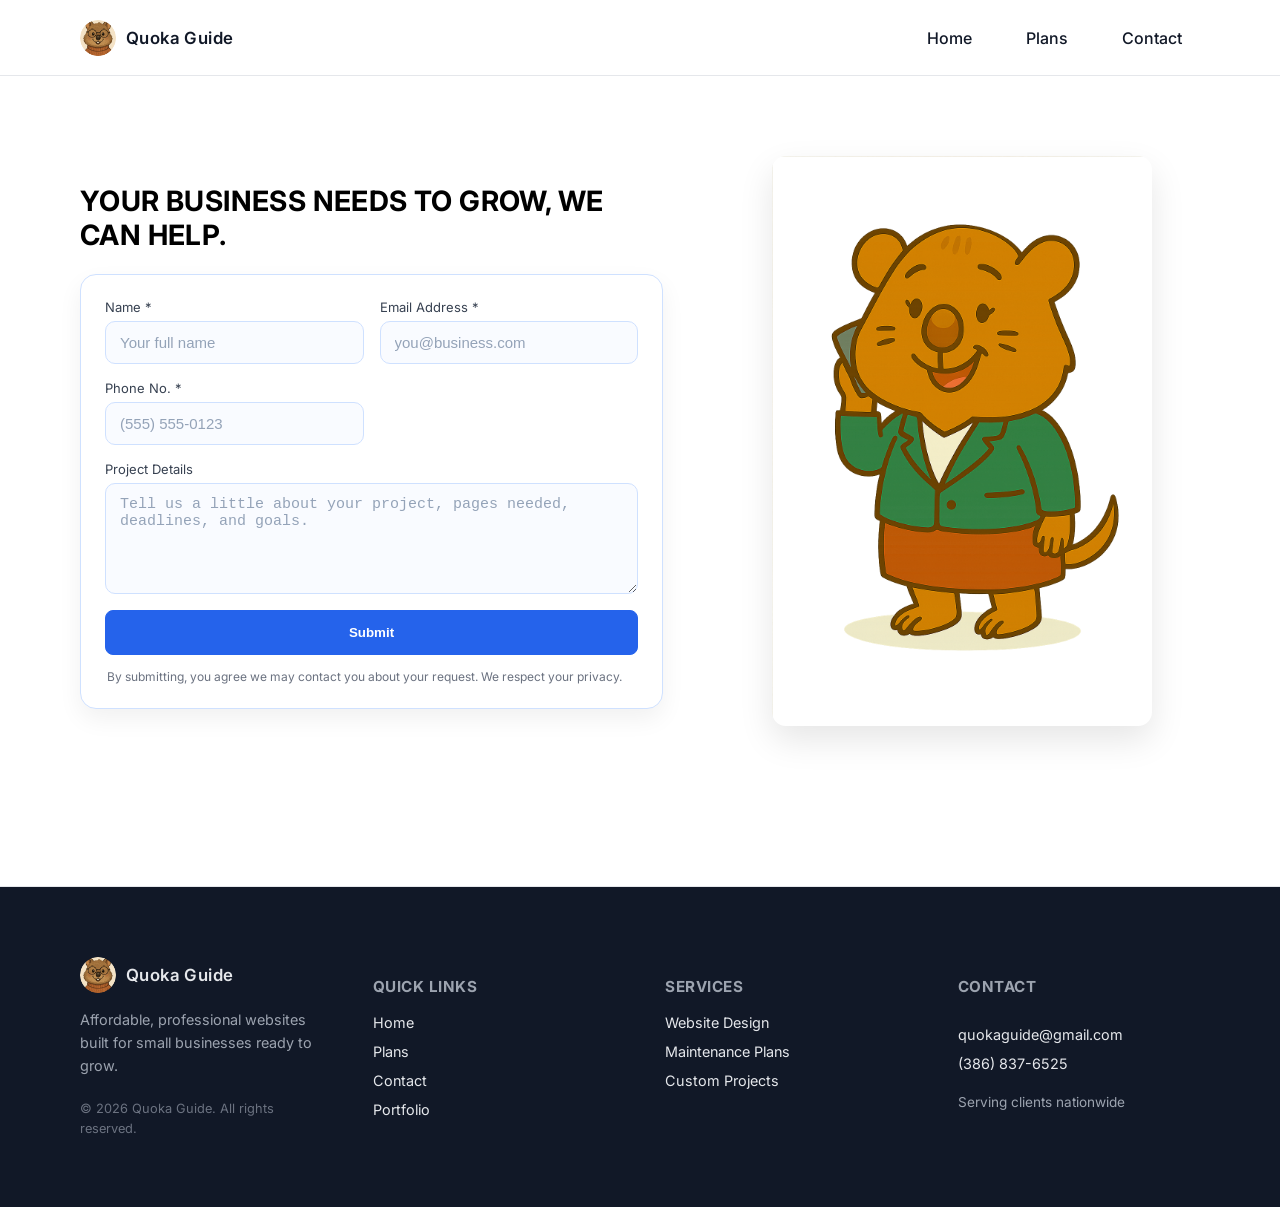
<file: contact.html>
<!doctype html>
<html lang="en">
<head>
  <meta charset="utf-8" />
  <meta name="viewport" content="width=device-width, initial-scale=1" />
  <title>Contact — Quoka Guide</title>

  <link rel="preconnect" href="https://fonts.googleapis.com" />
  <link rel="preconnect" href="https://fonts.gstatic.com" crossorigin />
  <link href="https://fonts.googleapis.com/css2?family=Inter:wght@400;500;600;700&display=swap" rel="stylesheet" />
  <link rel="stylesheet" href="css/styles.css" />

  <link rel="apple-touch-icon" sizes="180x180" href="assets/apple-touch-icon.png" />
  <link rel="icon" type="image/png" sizes="32x32" href="assets/favicon-32.png" />
  <link rel="icon" type="image/png" sizes="16x16" href="assets/favicon-16.png" />
  <link rel="icon" href="assets/favicon.ico" />
</head>
<body>
  <!-- Header -->
  <header class="site-header">
    <div class="container header-inner">
      <a class="brand" href="index.html#top" aria-label="Quoka Guide home">
        <img src="assets/quoka-icon.png" alt="Quoka Guide" class="brand-mark" />
        <span class="brand-name">Quoka Guide</span>
      </a>
      <nav class="nav" aria-label="Primary">
        <a href="index.html#top">Home</a>
        <a href="plans.html">Plans</a>
        <a class="active" href="contact.html">Contact</a>
      </nav>
    </div>
  </header>

  <!-- Contact split layout -->
  <section class="contact-wrap split-layout">
    <div class="container contact-split">

      <!-- Left: Form -->
      <div class="contact-form-side">
        <h2 class="contact-headline">Your business needs to grow, we can help.</h2>

        <form class="contact-card"
              action="https://formsubmit.co/quokaguide@gmail.com"
              method="POST">

          <!-- FormSubmit settings -->
          <input type="hidden" name="_subject" value="New Quoka Guide Website Inquiry" />
          <input type="hidden" name="_template" value="table" />
          <input type="hidden" name="_captcha" value="false" />

          <!-- Optional: redirect after submit (create thank-you.html if you want this) -->
          <!-- <input type="hidden" name="_next" value="thank-you.html" /> -->

          <div class="form-grid">
            <div class="form-field">
              <label for="name">Name <span aria-hidden="true">*</span></label>
              <input id="name" name="name" type="text" placeholder="Your full name" required />
            </div>

            <div class="form-field">
              <label for="email">Email Address <span aria-hidden="true">*</span></label>
              <input id="email" name="email" type="email" placeholder="you@business.com" required />
            </div>

            <div class="form-field">
              <label for="phone">Phone No. <span aria-hidden="true">*</span></label>
              <input id="phone" name="phone" type="tel" placeholder="(555) 555-0123" required />
            </div>

            <div class="form-field span-2">
              <label for="details">Project Details</label>
              <textarea id="details" name="details" rows="5" placeholder="Tell us a little about your project, pages needed, deadlines, and goals."></textarea>
            </div>
          </div>

          <button type="submit" class="button primary block lg">Submit</button>

          <p class="fineprint">
            By submitting, you agree we may contact you about your request. We respect your privacy.
          </p>
        </form>
      </div>

      <!-- Right: Image -->
      <div class="contact-image-side">
        <img src="assets/quokaphone.png" alt="Friendly quokka ready to help" />
      </div>

    </div>
  </section>

  <script>
    document.getElementById('year').textContent = new Date().getFullYear();
  </script>
</body>
</html>

<footer class="site-footer premium-footer">
  <div class="container footer-grid">

    <!-- Column 1: Brand -->
    <div class="footer-col footer-brand">
      <div class="footer-logo">
        <img src="assets/quoka-icon.png" alt="Quoka Guide logo" class="brand-mark">
        <span class="brand-name">Quoka Guide</span>
      </div>
      <p class="footer-tagline">
        Affordable, professional websites built for small businesses ready to grow.
      </p>
      <small class="copyright">
        © <span id="year"></span> Quoka Guide. All rights reserved.
      </small>
    </div>

    <!-- Column 2: Quick Links -->
    <div class="footer-col">
      <h4>Quick Links</h4>
      <nav class="footer-links">
        <a href="index.html#top">Home</a>
        <a href="plans.html">Plans</a>
        <a href="contact.html">Contact</a>
        <a href="index.html#portfolio">Portfolio</a>
      </nav>
    </div>

    <!-- Column 3: Services -->
    <div class="footer-col">
      <h4>Services</h4>
      <nav class="footer-links">
        <a href="plans.html">Website Design</a>
        <a href="plans.html">Maintenance Plans</a>
        <a href="contact.html">Custom Projects</a>
      </nav>
    </div>

    <!-- Column 4: Contact -->
    <div class="footer-col footer-contact">
      <h4>Contact</h4>
      <a href="mailto:quokaguide@gmail.com">quokaguide@gmail.com</a>
      <a href="tel:+13868376525">(386) 837-6525</a>
      <p class="footer-location">Serving clients nationwide</p>
    </div>

  </div>
</footer>

<script>
  document.getElementById('year').textContent = new Date().getFullYear();
</script>
</file>
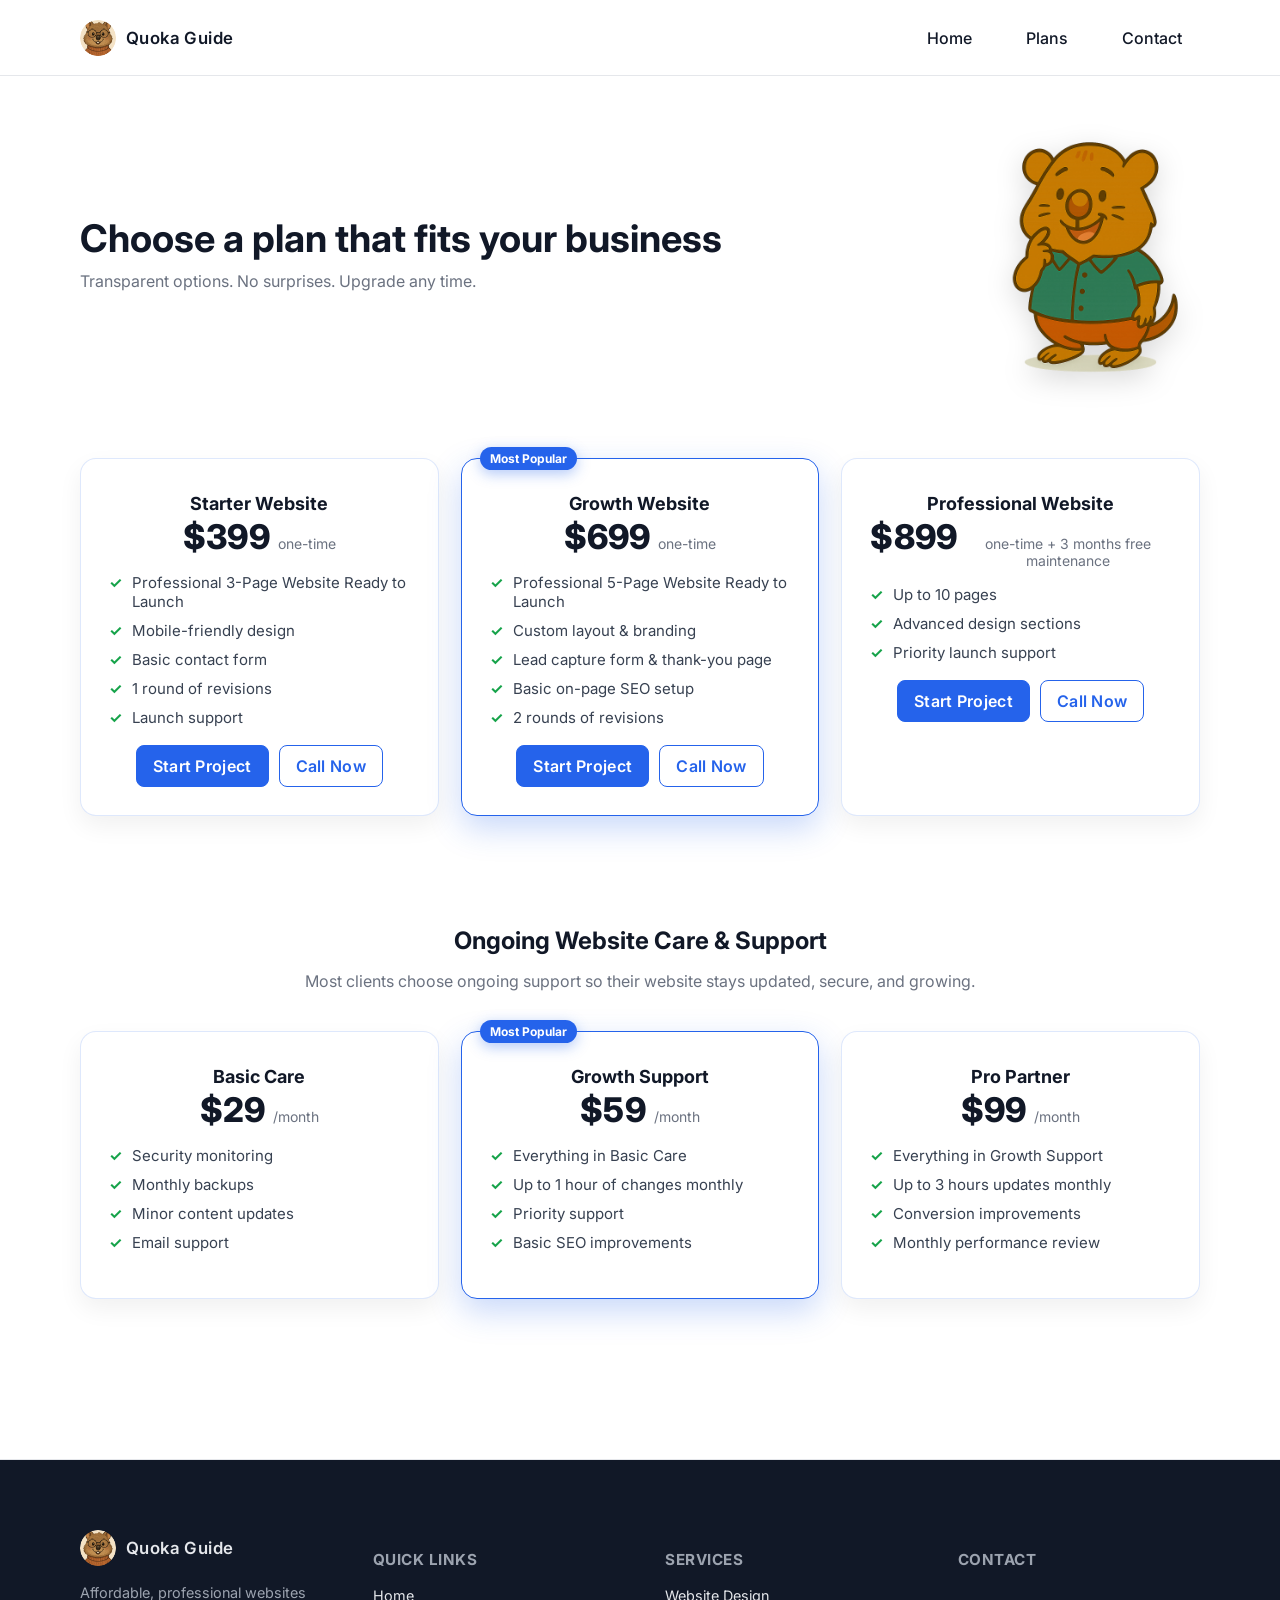
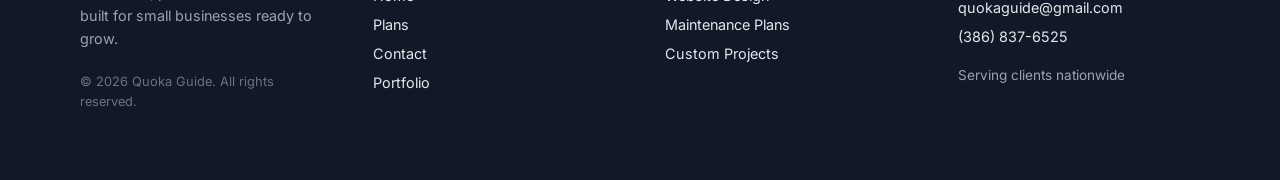
<file: plans.html>
<!doctype html>
<html lang="en">
<head>
  <meta charset="utf-8" />
  <meta name="viewport" content="width=device-width, initial-scale=1" />
  <title>Plans — Quoka Guide</title>
  <link rel="preconnect" href="https://fonts.googleapis.com" />
  <link rel="preconnect" href="https://fonts.gstatic.com" crossorigin />
  <link href="https://fonts.googleapis.com/css2?family=Inter:wght@400;500;600;700&display=swap" rel="stylesheet" />
  <link rel="stylesheet" href="css/styles.css" />
  <link rel="apple-touch-icon" sizes="180x180" href="assets/apple-touch-icon.png" />
  <link rel="icon" type="image/png" sizes="32x32" href="assets/favicon-32.png" />
  <link rel="icon" type="image/png" sizes="16x16" href="assets/favicon-16.png" />
  <link rel="icon" href="assets/favicon.ico" />
</head>
<body>
  <!-- Header -->
  <header class="site-header">
    <div class="container header-inner">
      <a class="brand" href="index.html">
        <img src="assets/quoka-icon.png" alt="Quoka Guide" class="brand-mark" />
        <span class="brand-name">Quoka Guide</span>
      </a>
      <nav class="nav" aria-label="Primary">
        <a href="index.html#top">Home</a>
        <a class="active" href="plans.html">Plans</a>
        <a href="contact.html">Contact</a>
      </nav>
    </div>
  </header>

  <!-- Page header -->
  <!-- Page header -->
<section class="page-hero">
    <div class="container page-hero-flex">
      <div class="page-hero-text">
        <h1>Choose a plan that fits your business</h1>
        <p class="muted">Transparent options. No surprises. Upgrade any time.</p>
      </div>
  
      <div class="page-hero-quokka">
        <img src="assets/plansquoka.png" alt="Friendly quokka pointing to plans" />
      </div>
    </div>
  </section>

<!-- Plans grid -->
<section class="plans">
  <div class="container plans-grid">

    <!-- Plan 1 -->
    <article class="plan-card">
      <header class="plan-head">
        <h3>Starter Website</h3>
        <div class="price">
          <span class="amount">$399</span>
          <span class="period">one-time</span>
        </div>
      </header>
      <ul class="plan-features">
        <li>Professional 3-Page Website Ready to Launch</li>
        <li>Mobile-friendly design</li>
        <li>Basic contact form</li>
        <li>1 round of revisions</li>
        <li>Launch support</li>
      </ul>
      <div class="plan-cta">
        <a class="button primary" href="mailto:quokaguide@gmail.com?subject=Starter%20Website">Start Project</a>
        <a class="button outline" href="tel:+15555550123">Call Now</a>
      </div>
    </article>

    <!-- Plan 2 -->
    <article class="plan-card popular">
      <div class="badge">Most Popular</div>
      <header class="plan-head">
        <h3>Growth Website</h3>
        <div class="price">
          <span class="amount">$699</span>
          <span class="period">one-time</span>
        </div>
      </header>
      <ul class="plan-features">
        <li>Professional 5-Page Website Ready to Launch</li>
        <li>Custom layout & branding</li>
        <li>Lead capture form & thank-you page</li>
        <li>Basic on-page SEO setup</li>
        <li>2 rounds of revisions</li>
      </ul>
      <div class="plan-cta">
        <a class="button primary" href="mailto:quokaguide@gmail.com?subject=Growth%20Website">Start Project</a>
        <a class="button outline" href="tel:+15555550123">Call Now</a>
      </div>
    </article>

    <!-- Plan 3 -->
    <article class="plan-card">
      <header class="plan-head">
        <h3>Professional Website</h3>
        <div class="price">
          <span class="amount">$899</span>
          <span class="period">one-time + 3 months free maintenance</span>
        </div>
      </header>
      <ul class="plan-features">
        <li>Up to 10 pages</li>
        <li>Advanced design sections</li>
        <li>Priority launch support</li>
      </ul>
      <div class="plan-cta">
        <a class="button primary" href="mailto:quokaguide@gmail.com?subject=Professional%20Website">Start Project</a>
        <a class="button outline" href="tel:+15555550123">Call Now</a>
      </div>
    </article>

  </div>
</section>

<!-- Maintenance Section -->
<section class="plans">
  <div class="container">

    <h2 style="text-align:center;margin-bottom:10px;">Ongoing Website Care & Support</h2>
    <p class="muted" style="text-align:center;margin-bottom:40px;">
      Most clients choose ongoing support so their website stays updated, secure, and growing.
    </p>

    <div class="plans-grid">

      <!-- Maintenance 1 -->
      <article class="plan-card">
        <header class="plan-head">
          <h3>Basic Care</h3>
          <div class="price">
            <span class="amount">$29</span>
            <span class="period">/month</span>
          </div>
        </header>
        <ul class="plan-features">
          <li>Security monitoring</li>
          <li>Monthly backups</li>
          <li>Minor content updates</li>
          <li>Email support</li>
        </ul>
      </article>

      <!-- Maintenance 2 -->
      <article class="plan-card popular">
        <div class="badge">Most Popular</div>
        <header class="plan-head">
          <h3>Growth Support</h3>
          <div class="price">
            <span class="amount">$59</span>
            <span class="period">/month</span>
          </div>
        </header>
        <ul class="plan-features">
          <li>Everything in Basic Care</li>
          <li>Up to 1 hour of changes monthly</li>
          <li>Priority support</li>
          <li>Basic SEO improvements</li>
        </ul>
      </article>

      <!-- Maintenance 3 -->
      <article class="plan-card">
        <header class="plan-head">
          <h3>Pro Partner</h3>
          <div class="price">
            <span class="amount">$99</span>
            <span class="period">/month</span>
          </div>
        </header>
        <ul class="plan-features">
          <li>Everything in Growth Support</li>
          <li>Up to 3 hours updates monthly</li>
          <li>Conversion improvements</li>
          <li>Monthly performance review</li>
        </ul>
      </article>

    </div>
  </div>
</section>


<footer class="site-footer premium-footer">
  <div class="container footer-grid">

    <!-- Column 1: Brand -->
    <div class="footer-col footer-brand">
      <div class="footer-logo">
        <img src="assets/quoka-icon.png" alt="Quoka Guide logo" class="brand-mark">
        <span class="brand-name">Quoka Guide</span>
      </div>
      <p class="footer-tagline">
        Affordable, professional websites built for small businesses ready to grow.
      </p>
      <small class="copyright">
        © <span id="year"></span> Quoka Guide. All rights reserved.
      </small>
    </div>

    <!-- Column 2: Quick Links -->
    <div class="footer-col">
      <h4>Quick Links</h4>
      <nav class="footer-links">
        <a href="index.html#top">Home</a>
        <a href="plans.html">Plans</a>
        <a href="contact.html">Contact</a>
        <a href="index.html#portfolio">Portfolio</a>
      </nav>
    </div>

    <!-- Column 3: Services -->
    <div class="footer-col">
      <h4>Services</h4>
      <nav class="footer-links">
        <a href="plans.html">Website Design</a>
        <a href="plans.html">Maintenance Plans</a>
        <a href="contact.html">Custom Projects</a>
      </nav>
    </div>

    <!-- Column 4: Contact -->
    <div class="footer-col footer-contact">
      <h4>Contact</h4>
      <a href="mailto:quokaguide@gmail.com">quokaguide@gmail.com</a>
      <a href="tel:+13868376525">(386) 837-6525</a>
      <p class="footer-location">Serving clients nationwide</p>
    </div>

  </div>
</footer>

<script>
  document.getElementById('year').textContent = new Date().getFullYear();
</script>
</file>
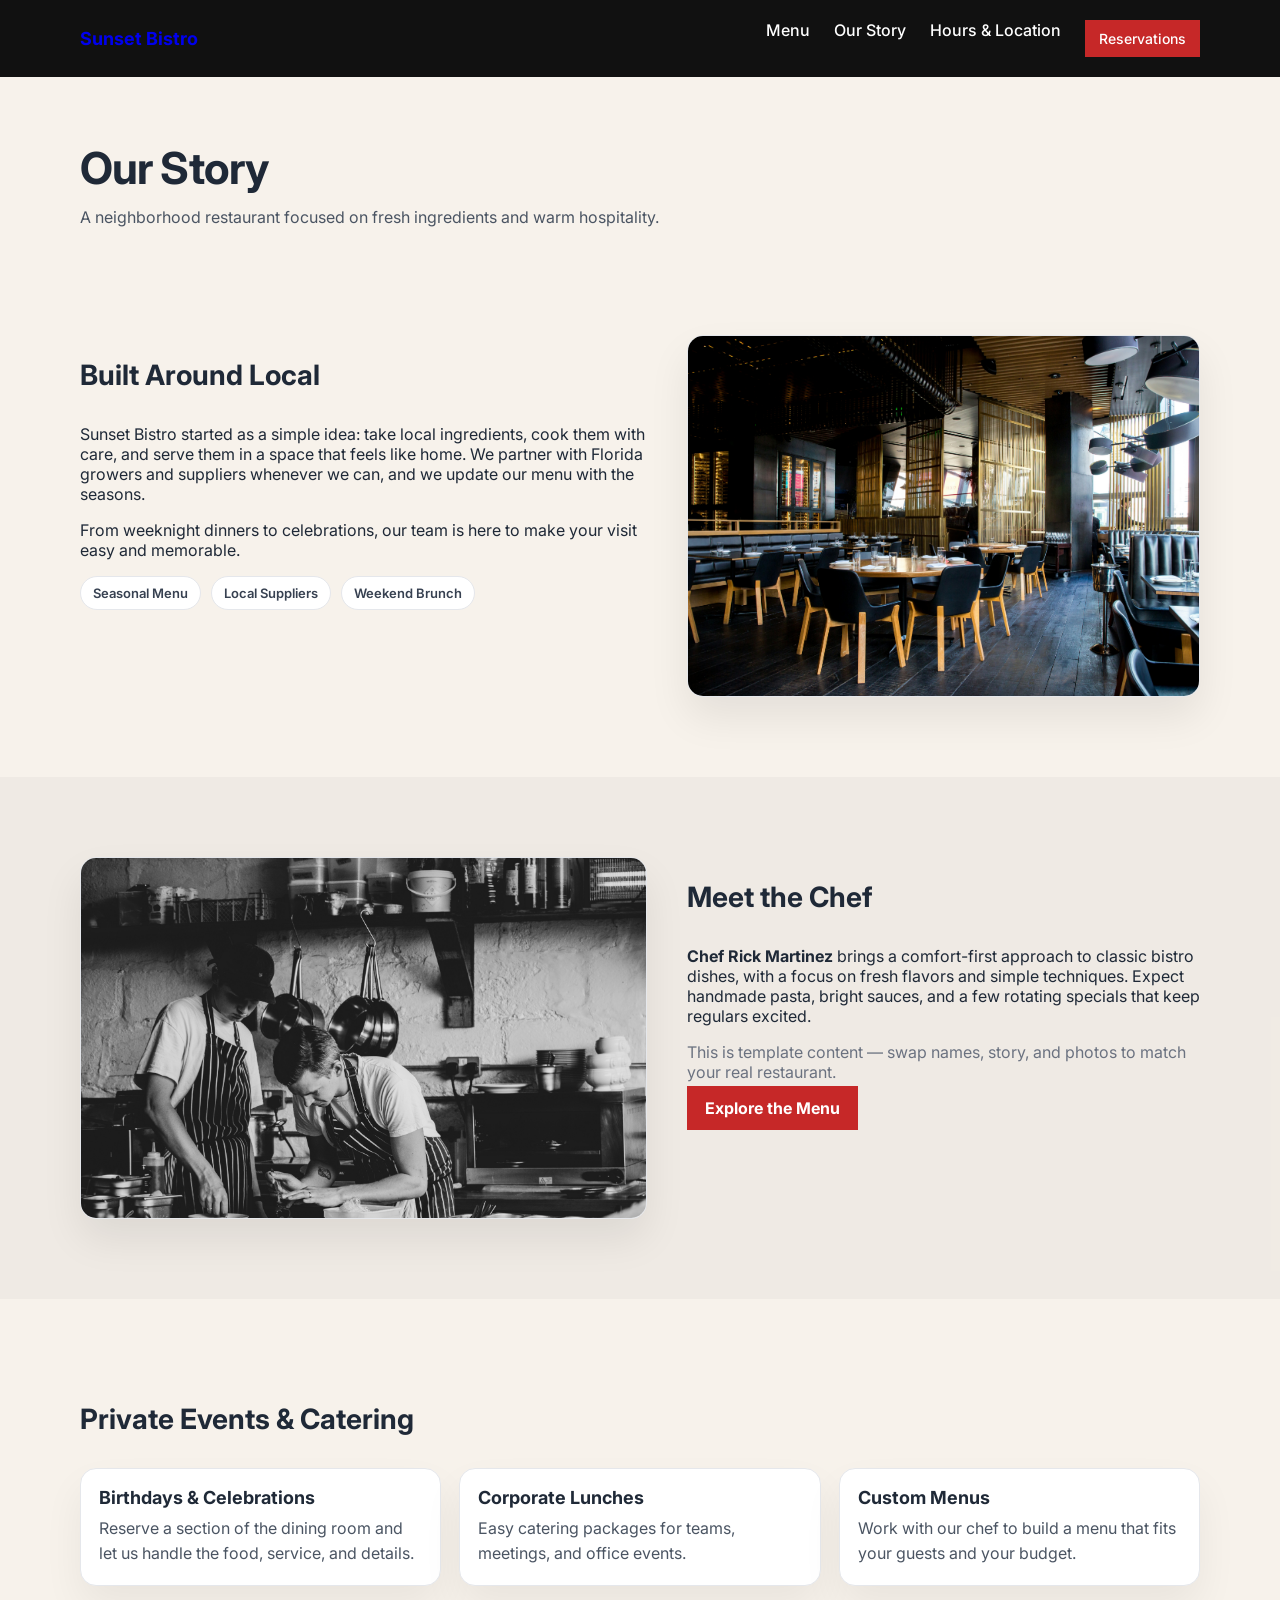
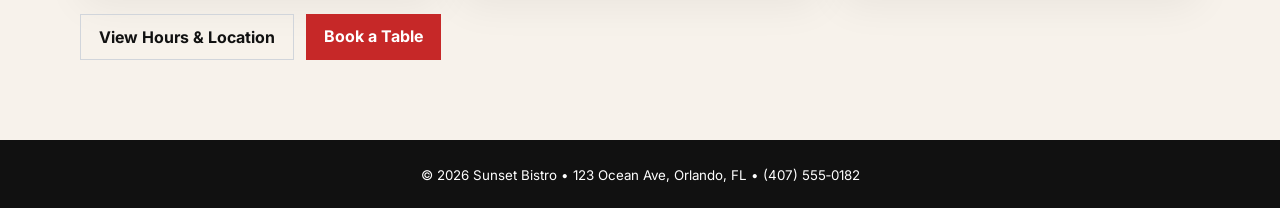
<file: recent-work/restaurant/about.html>
<!doctype html>
<html lang="en">
<head>
  <meta charset="utf-8" />
  <meta name="viewport" content="width=device-width, initial-scale=1" />
  <title>Our Story – Sunset Bistro</title>
  <meta name="description" content="Learn about Sunset Bistro: our story, our chef, and private events."/>

  <link rel="preconnect" href="https://fonts.googleapis.com" />
  <link rel="preconnect" href="https://fonts.gstatic.com" crossorigin />
  <link href="https://fonts.googleapis.com/css2?family=Inter:wght@400;500;600;700;800&display=swap" rel="stylesheet" />
  <link rel="stylesheet" href="styles.css" />
</head>
<body>
<header class="site-header">
  <div class="container header-inner">
    <a class="brand" href="index.html" aria-label="Sunset Bistro home" style="text-decoration:none;">
      <div class="brand-name">Sunset Bistro</div>
    </a>
    <nav class="nav" aria-label="Primary">
      <a href="menu.html">Menu</a>
      <a href="about.html">Our Story</a>
      <a href="hours.html">Hours & Location</a>
      <a class="button primary small" href="reservations.html">Reservations</a>
    </nav>
  </div>
</header>


<section class="page-hero">
  <div class="container">
    <h1 class="page-title">Our Story</h1>
    <p class="page-lead">A neighborhood restaurant focused on fresh ingredients and warm hospitality.</p>
  </div>
</section>

<section class="section">
  <div class="container two-col">
    <div>
      <h2 class="section-title">Built Around Local</h2>
      <p>Sunset Bistro started as a simple idea: take local ingredients, cook them with care, and serve them in a space that feels like home. We partner with Florida growers and suppliers whenever we can, and we update our menu with the seasons.</p>
      <p>From weeknight dinners to celebrations, our team is here to make your visit easy and memorable.</p>

      <div class="pill-row">
        <span class="pill">Seasonal Menu</span>
        <span class="pill">Local Suppliers</span>
        <span class="pill">Weekend Brunch</span>
      </div>
    </div>

    <div class="photo-card">
      <img src="assets/restaurant.jpg" alt="Chef in the kitchen" />
    </div>
  </div>
</section>

<section class="section alt">
  <div class="container two-col">
    <div class="photo-card">
      <img src="assets/headchef.jpg" alt="Dining room" />
    </div>

    <div>
      <h2 class="section-title">Meet the Chef</h2>
      <p><strong>Chef Rick Martinez</strong> brings a comfort-first approach to classic bistro dishes, with a focus on fresh flavors and simple techniques. Expect handmade pasta, bright sauces, and a few rotating specials that keep regulars excited.</p>
      <p class="muted">This is template content — swap names, story, and photos to match your real restaurant.</p>
      <a class="button primary" href="menu.html">Explore the Menu</a>
    </div>
  </div>
</section>

<section class="section">
  <div class="container">
    <h2 class="section-title">Private Events & Catering</h2>
    <div class="info-cards">
      <div class="info-card">
        <h3>Birthdays & Celebrations</h3>
        <p>Reserve a section of the dining room and let us handle the food, service, and details.</p>
      </div>
      <div class="info-card">
        <h3>Corporate Lunches</h3>
        <p>Easy catering packages for teams, meetings, and office events.</p>
      </div>
      <div class="info-card">
        <h3>Custom Menus</h3>
        <p>Work with our chef to build a menu that fits your guests and your budget.</p>
      </div>
    </div>

    <div class="section-cta">
      <a class="button ghost" href="hours.html">View Hours & Location</a>
      <a class="button primary" href="reservations.html">Book a Table</a>
    </div>
  </div>
</section>

<footer class="site-footer">
  <div class="container footer-inner">
    <small>© 2026 Sunset Bistro • 123 Ocean Ave, Orlando, FL • (407) 555‑0182</small>
  </div>
</footer>
</body>
</html>
</file>
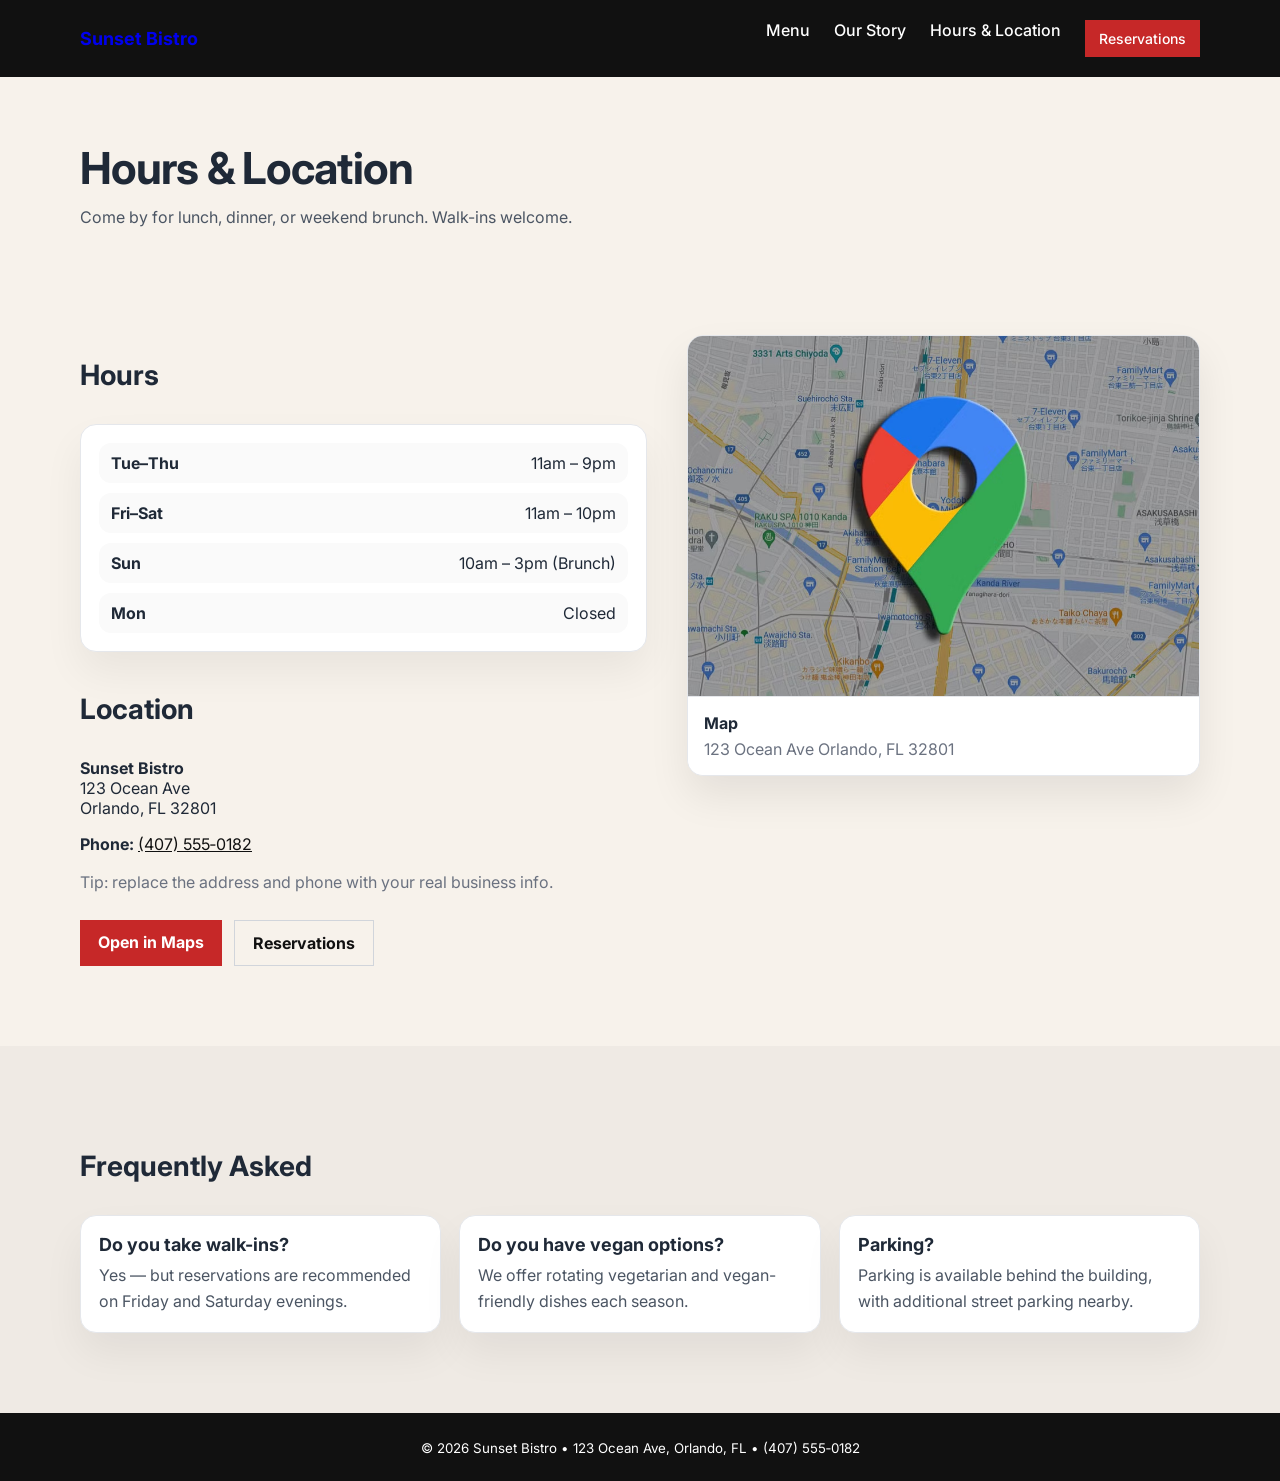
<file: recent-work/restaurant/hours.html>
<!doctype html>
<html lang="en">
<head>
  <meta charset="utf-8" />
  <meta name="viewport" content="width=device-width, initial-scale=1" />
  <title>Hours & Location – Sunset Bistro</title>
  <meta name="description" content="Find Sunset Bistro hours, location, and contact details."/>

  <link rel="preconnect" href="https://fonts.googleapis.com" />
  <link rel="preconnect" href="https://fonts.gstatic.com" crossorigin />
  <link href="https://fonts.googleapis.com/css2?family=Inter:wght@400;500;600;700;800&display=swap" rel="stylesheet" />
  <link rel="stylesheet" href="styles.css" />
</head>
<body>
<header class="site-header">
  <div class="container header-inner">
    <a class="brand" href="index.html" aria-label="Sunset Bistro home" style="text-decoration:none;">
      <div class="brand-name">Sunset Bistro</div>
    </a>
    <nav class="nav" aria-label="Primary">
      <a href="menu.html">Menu</a>
      <a href="about.html">Our Story</a>
      <a href="hours.html">Hours & Location</a>
      <a class="button primary small" href="reservations.html">Reservations</a>
    </nav>
  </div>
</header>


<section class="page-hero">
  <div class="container">
    <h1 class="page-title">Hours & Location</h1>
    <p class="page-lead">Come by for lunch, dinner, or weekend brunch. Walk-ins welcome.</p>
  </div>
</section>

<section class="section">
  <div class="container two-col">
    <div>
      <h2 class="section-title">Hours</h2>
      <div class="hours-card">
        <div><strong>Tue–Thu</strong><span>11am – 9pm</span></div>
        <div><strong>Fri–Sat</strong><span>11am – 10pm</span></div>
        <div><strong>Sun</strong><span>10am – 3pm (Brunch)</span></div>
        <div><strong>Mon</strong><span>Closed</span></div>
      </div>

      <h2 class="section-title" style="margin-top:40px;">Location</h2>
      <p><strong>Sunset Bistro</strong><br>123 Ocean Ave<br>Orlando, FL 32801</p>
      <p><strong>Phone:</strong> <a class="link-dark" href="tel:+14075550182">(407) 555‑0182</a></p>

      <div class="note muted">Tip: replace the address and phone with your real business info.</div>

      <div class="section-cta">
        <a class="button primary" href="https://www.google.com/maps" target="_blank" rel="noopener">Open in Maps</a>
        <a class="button ghost" href="reservations.html">Reservations</a>
      </div>
    </div>

    <div class="photo-card">
      <img src="assets/map.jpg" alt="Restaurant exterior" />
      <div class="map-placeholder">
        <strong>Map</strong>
        <p class="muted">123 Ocean Ave Orlando, FL 32801</p>
      </div>
    </div>
  </div>
</section>

<section class="section alt">
  <div class="container">
    <h2 class="section-title">Frequently Asked</h2>
    <div class="info-cards">
      <div class="info-card">
        <h3>Do you take walk-ins?</h3>
        <p>Yes — but reservations are recommended on Friday and Saturday evenings.</p>
      </div>
      <div class="info-card">
        <h3>Do you have vegan options?</h3>
        <p>We offer rotating vegetarian and vegan-friendly dishes each season.</p>
      </div>
      <div class="info-card">
        <h3>Parking?</h3>
        <p>Parking is available behind the building, with additional street parking nearby.</p>
      </div>
    </div>
  </div>
</section>

<footer class="site-footer">
  <div class="container footer-inner">
    <small>© 2026 Sunset Bistro • 123 Ocean Ave, Orlando, FL • (407) 555‑0182</small>
  </div>
</footer>
</body>
</html>
</file>
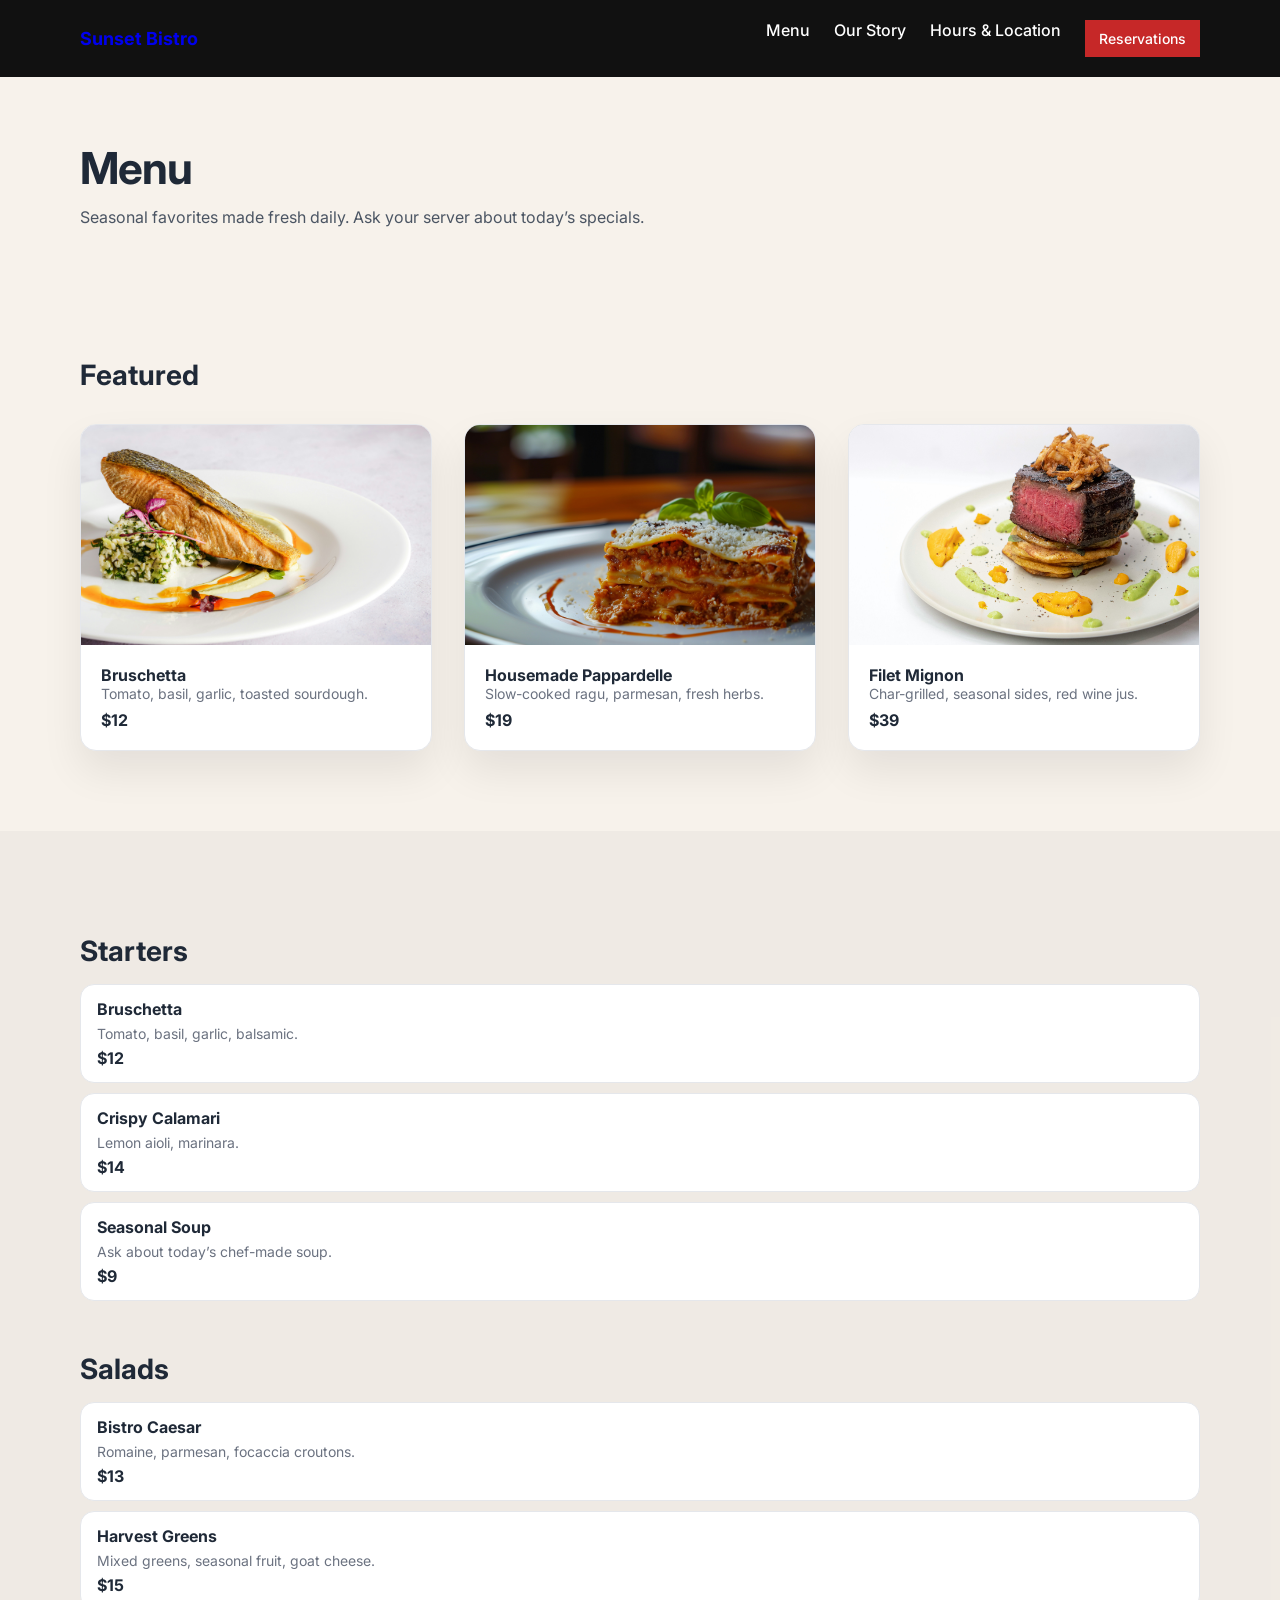
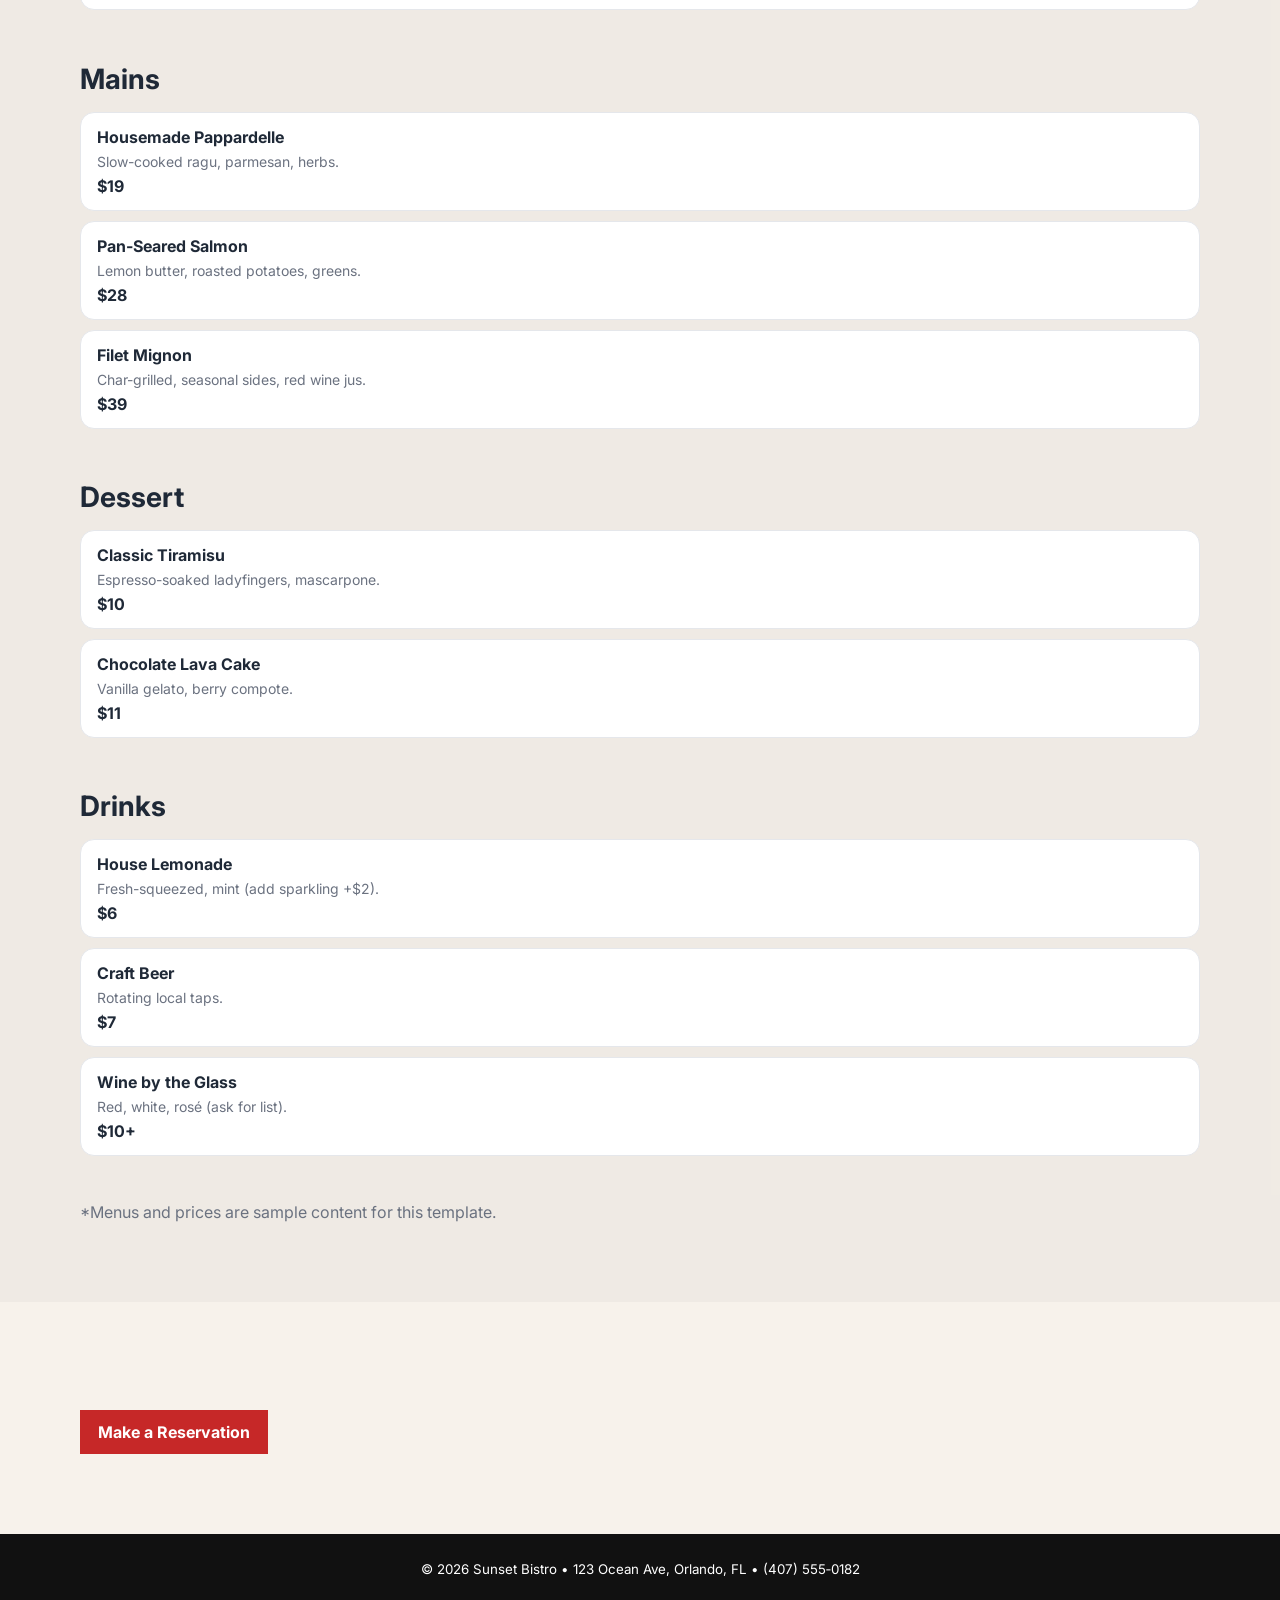
<file: recent-work/restaurant/menu.html>
<!doctype html>
<html lang="en">
<head>
  <meta charset="utf-8" />
  <meta name="viewport" content="width=device-width, initial-scale=1" />
  <title>Menu – Sunset Bistro</title>
  <meta name="description" content="Explore the Sunset Bistro menu: starters, mains, desserts, and drinks."/>

  <link rel="preconnect" href="https://fonts.googleapis.com" />
  <link rel="preconnect" href="https://fonts.gstatic.com" crossorigin />
  <link href="https://fonts.googleapis.com/css2?family=Inter:wght@400;500;600;700;800&display=swap" rel="stylesheet" />
  <link rel="stylesheet" href="styles.css" />
</head>
<body>
<header class="site-header">
  <div class="container header-inner">
    <a class="brand" href="index.html" aria-label="Sunset Bistro home" style="text-decoration:none;">
      <div class="brand-name">Sunset Bistro</div>
    </a>
    <nav class="nav" aria-label="Primary">
      <a href="menu.html">Menu</a>
      <a href="about.html">Our Story</a>
      <a href="hours.html">Hours & Location</a>
      <a class="button primary small" href="reservations.html">Reservations</a>
    </nav>
  </div>
</header>


<section class="page-hero">
  <div class="container">
    <h1 class="page-title">Menu</h1>
    <p class="page-lead">Seasonal favorites made fresh daily. Ask your server about today’s specials.</p>
  </div>
</section>

<section class="section">
  <div class="container">
    <h2 class="section-title">Featured</h2>
    <div class="menu-grid">
      <div class="menu-card">
        <img src="assets/food1.jpg" alt="Bruschetta" />
        <div class="menu-info">
          <div class="menu-name">Bruschetta</div>
          <div class="menu-desc">Tomato, basil, garlic, toasted sourdough.</div>
          <div class="menu-price">$12</div>
        </div>
      </div>

      <div class="menu-card">
        <img src="assets/food2.jpg" alt="Housemade Pappardelle" />
        <div class="menu-info">
          <div class="menu-name">Housemade Pappardelle</div>
          <div class="menu-desc">Slow-cooked ragu, parmesan, fresh herbs.</div>
          <div class="menu-price">$19</div>
        </div>
      </div>

      <div class="menu-card">
        <img src="assets/chef.jpg" alt="Filet Mignon" />
        <div class="menu-info">
          <div class="menu-name">Filet Mignon</div>
          <div class="menu-desc">Char-grilled, seasonal sides, red wine jus.</div>
          <div class="menu-price">$39</div>
        </div>
      </div>
    </div>
  </div>
</section>

<section class="section alt">
  <div class="container menu-sections">
    <div class="menu-section">
      <h2 class="section-title">Starters</h2>
      <div class="menu-list">
        <div class="menu-item">
          <div class="menu-item-name">Bruschetta</div>
          <div class="menu-item-desc">Tomato, basil, garlic, balsamic.</div>
          <div class="menu-item-price">$12</div>
        </div>
        <div class="menu-item">
          <div class="menu-item-name">Crispy Calamari</div>
          <div class="menu-item-desc">Lemon aioli, marinara.</div>
          <div class="menu-item-price">$14</div>
        </div>
        <div class="menu-item">
          <div class="menu-item-name">Seasonal Soup</div>
          <div class="menu-item-desc">Ask about today’s chef-made soup.</div>
          <div class="menu-item-price">$9</div>
        </div>
      </div>
    </div>

    <div class="menu-section">
      <h2 class="section-title">Salads</h2>
      <div class="menu-list">
        <div class="menu-item">
          <div class="menu-item-name">Bistro Caesar</div>
          <div class="menu-item-desc">Romaine, parmesan, focaccia croutons.</div>
          <div class="menu-item-price">$13</div>
        </div>
        <div class="menu-item">
          <div class="menu-item-name">Harvest Greens</div>
          <div class="menu-item-desc">Mixed greens, seasonal fruit, goat cheese.</div>
          <div class="menu-item-price">$15</div>
        </div>
      </div>
    </div>

    <div class="menu-section">
      <h2 class="section-title">Mains</h2>
      <div class="menu-list">
        <div class="menu-item">
          <div class="menu-item-name">Housemade Pappardelle</div>
          <div class="menu-item-desc">Slow-cooked ragu, parmesan, herbs.</div>
          <div class="menu-item-price">$19</div>
        </div>
        <div class="menu-item">
          <div class="menu-item-name">Pan-Seared Salmon</div>
          <div class="menu-item-desc">Lemon butter, roasted potatoes, greens.</div>
          <div class="menu-item-price">$28</div>
        </div>
        <div class="menu-item">
          <div class="menu-item-name">Filet Mignon</div>
          <div class="menu-item-desc">Char-grilled, seasonal sides, red wine jus.</div>
          <div class="menu-item-price">$39</div>
        </div>
      </div>
    </div>

    <div class="menu-section">
      <h2 class="section-title">Dessert</h2>
      <div class="menu-list">
        <div class="menu-item">
          <div class="menu-item-name">Classic Tiramisu</div>
          <div class="menu-item-desc">Espresso-soaked ladyfingers, mascarpone.</div>
          <div class="menu-item-price">$10</div>
        </div>
        <div class="menu-item">
          <div class="menu-item-name">Chocolate Lava Cake</div>
          <div class="menu-item-desc">Vanilla gelato, berry compote.</div>
          <div class="menu-item-price">$11</div>
        </div>
      </div>
    </div>

    <div class="menu-section">
      <h2 class="section-title">Drinks</h2>
      <div class="menu-list">
        <div class="menu-item">
          <div class="menu-item-name">House Lemonade</div>
          <div class="menu-item-desc">Fresh-squeezed, mint (add sparkling +$2).</div>
          <div class="menu-item-price">$6</div>
        </div>
        <div class="menu-item">
          <div class="menu-item-name">Craft Beer</div>
          <div class="menu-item-desc">Rotating local taps.</div>
          <div class="menu-item-price">$7</div>
        </div>
        <div class="menu-item">
          <div class="menu-item-name">Wine by the Glass</div>
          <div class="menu-item-desc">Red, white, rosé (ask for list).</div>
          <div class="menu-item-price">$10+</div>
        </div>
      </div>
    </div>

    <div class="note muted">*Menus and prices are sample content for this template.</div>
  </div>
</section>

<section class="section">
  <div class="container section-cta">
    <a class="button primary" href="reservations.html">Make a Reservation</a>
  </div>
</section>

<footer class="site-footer">
  <div class="container footer-inner">
    <small>© 2026 Sunset Bistro • 123 Ocean Ave, Orlando, FL • (407) 555‑0182</small>
  </div>
</footer>
</body>
</html>
</file>
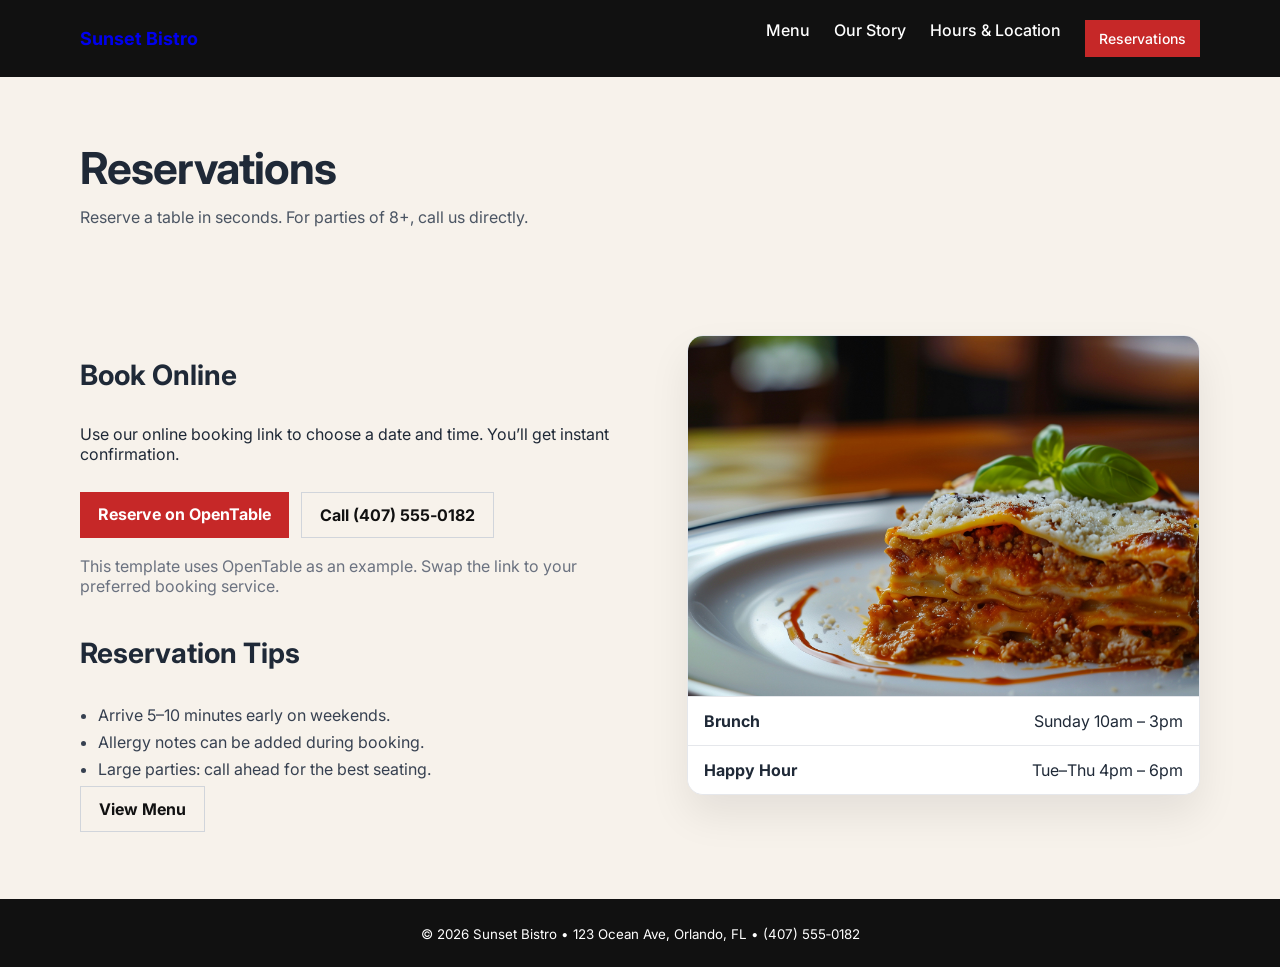
<file: recent-work/restaurant/reservations.html>
<!doctype html>
<html lang="en">
<head>
  <meta charset="utf-8" />
  <meta name="viewport" content="width=device-width, initial-scale=1" />
  <title>Reservations – Sunset Bistro</title>
  <meta name="description" content="Make a reservation at Sunset Bistro."/>

  <link rel="preconnect" href="https://fonts.googleapis.com" />
  <link rel="preconnect" href="https://fonts.gstatic.com" crossorigin />
  <link href="https://fonts.googleapis.com/css2?family=Inter:wght@400;500;600;700;800&display=swap" rel="stylesheet" />
  <link rel="stylesheet" href="styles.css" />
</head>
<body>
<header class="site-header">
  <div class="container header-inner">
    <a class="brand" href="index.html" aria-label="Sunset Bistro home" style="text-decoration:none;">
      <div class="brand-name">Sunset Bistro</div>
    </a>
    <nav class="nav" aria-label="Primary">
      <a href="menu.html">Menu</a>
      <a href="about.html">Our Story</a>
      <a href="hours.html">Hours & Location</a>
      <a class="button primary small" href="reservations.html">Reservations</a>
    </nav>
  </div>
</header>


<section class="page-hero">
  <div class="container">
    <h1 class="page-title">Reservations</h1>
    <p class="page-lead">Reserve a table in seconds. For parties of 8+, call us directly.</p>
  </div>
</section>

<section class="section">
  <div class="container two-col">
    <div>
      <h2 class="section-title">Book Online</h2>
      <p>Use our online booking link to choose a date and time. You’ll get instant confirmation.</p>

      <div class="section-cta">
        <a class="button primary" href="https://www.opentable.com/" target="_blank" rel="noopener">Reserve on OpenTable</a>
        <a class="button ghost" href="tel:+14075550182">Call (407) 555‑0182</a>
      </div>

      <div class="note muted">This template uses OpenTable as an example. Swap the link to your preferred booking service.</div>

      <h2 class="section-title" style="margin-top:40px;">Reservation Tips</h2>
      <ul class="bullets">
        <li>Arrive 5–10 minutes early on weekends.</li>
        <li>Allergy notes can be added during booking.</li>
        <li>Large parties: call ahead for the best seating.</li>
      </ul>

      <a class="button ghost" href="menu.html">View Menu</a>
    </div>

    <div class="photo-card">
      <img src="assets/food2.jpg" alt="Pasta dish" />
      <div class="info-strip">
        <strong>Brunch</strong>
        <span>Sunday 10am – 3pm</span>
      </div>
      <div class="info-strip">
        <strong>Happy Hour</strong>
        <span>Tue–Thu 4pm – 6pm</span>
      </div>
    </div>
  </div>
</section>

<footer class="site-footer">
  <div class="container footer-inner">
    <small>© 2026 Sunset Bistro • 123 Ocean Ave, Orlando, FL • (407) 555‑0182</small>
  </div>
</footer>
</body>
</html>
</file>
<file: css/styles.css>
/* ========== Base & Variables ========== */
* { box-sizing: border-box; }
html, body { margin:0; padding:0; font-family: Inter, system-ui, -apple-system, Segoe UI, Roboto, Arial, sans-serif; color:#111827; background:#fff; }
img { max-width:100%; display:block; }
a { text-decoration:none; color:inherit; }

:root{
  --bg:#ffffff;
  --text:#111827;
  --muted:#6b7280;
  --brand:#2563eb;
  --brand-600:#1d4ed8;
  --border:#e5e7eb;
  --shadow-sm:0 6px 14px rgba(0,0,0,.04);
  --shadow-md:0 10px 28px rgba(0,0,0,.08);
  --shadow-lg:0 18px 40px rgba(2,6,23,.25);
}

.container{ width:min(1120px,92%); margin:0 auto; }
.muted{ color:var(--muted); }
.section{ padding:80px 0; }
.section-tight{ padding:48px 0 30px; }

/* Buttons */
.button{ display:inline-block; padding:10px 16px; border-radius:8px; border:1px solid var(--border); font-weight:600; background:#fff; color:var(--text); }
.button.small{ padding:8px 12px; }
.button.block{ width:100%; text-align:center; }
.button.primary{ background:var(--brand); color:#fff; border-color:var(--brand); }
.button.primary:hover{ background:var(--brand-600); }
.button.outline{ background:#fff; color:var(--brand); border-color:var(--brand); }
.button.outline:hover{ background:#eef2ff; }
.button.pill{ border-radius:999px; }
.button.lg{ padding:14px 24px; }

/* Card (shared) */
.card{
  background:#fff;
  border:1px solid var(--border);
  border-radius:12px;
  box-shadow:var(--shadow-sm);
  padding:24px 20px;
  transition:border-color .15s ease, background-color .15s ease;
  cursor:default;
}
.card:hover{ border-color:#e6e9ef; }

/* Simple grids */
.grid-2{ display:grid; grid-template-columns:1fr 1fr; gap:24px; }
.grid-3{ display:grid; grid-template-columns:repeat(3,1fr); gap:28px; }
.grid-4{ display:grid; grid-template-columns:repeat(4,1fr); gap:16px; }

@media (max-width:1000px){ .grid-3{ grid-template-columns:1fr 1fr; } }
@media (max-width:800px){  .grid-4{ grid-template-columns:1fr 1fr; } }
@media (max-width:640px){  .grid-3, .grid-4{ grid-template-columns:1fr; } }

/* ========== Header ========== */
.site-header{ position:sticky; top:0; background:var(--bg); border-bottom:1px solid var(--border); z-index:40; }
.header-inner{ display:flex; align-items:center; gap:24px; padding:16px 0; }
.brand{ display:flex; align-items:center; gap:10px; white-space:nowrap; }
.brand-mark{ width:36px; height:36px; border-radius:50%; object-fit:cover; }
.brand-name{ font-weight:700; letter-spacing:.4px; }
.byline{ color:var(--muted); font-size:12px; border-left:1px solid var(--border); padding-left:10px; margin-left:6px; }
.nav{ display:none; gap:18px; color:#111827; }
.auth{ margin-left:auto; display:flex; align-items:center; gap:12px; }
@media (min-width:900px){ .nav{ display:flex; } }

/* Dropdown */
.dropdown{ position:relative; }
.dropbtn{ background:transparent; border:none; font:inherit; color:inherit; cursor:pointer; }
.dropdown-content{
  position:absolute; top:120%; left:0; background:#fff; border:1px solid var(--border);
  padding:8px; border-radius:8px; box-shadow:0 6px 24px rgba(0,0,0,.08); display:none; min-width:180px;
}
.dropdown:hover .dropdown-content{ display:block; }
.dropdown-content a{ display:block; padding:8px 10px; color:var(--muted); }
.dropdown-content a:hover{ background:#f9fafb; color:var(--text); }

/* ========== Hero ========== */
.hero{ background:#fff; }
.hero-inner{ display:grid; grid-template-columns:1.3fr 0.7fr; gap:40px; align-items:center; padding:64px 0; }
.hero-copy h1{ font-size:clamp(28px,3.4vw,44px); line-height:1.1; margin:0 0 20px; }
.hero-art{ display:flex; align-items:center; justify-content:center; }
.hero-art img{ border-radius:12px; border:1px solid var(--border); box-shadow:0 20px 60px rgba(0,0,0,.08); max-width:380px; width:100%; height:auto; }

.hero.image-left .hero-inner{ grid-template-columns:0.7fr 1.3fr; }
.hero.image-left .hero-art{ order:-1; }

@media (max-width:900px){
  .hero-inner{ grid-template-columns:1fr; text-align:center; }
  .hero.image-left .hero-inner{ grid-template-columns:1fr; }
  .hero.image-left .hero-art{ order:0; }
}

/* Subhead */
.subhead{ padding:32px 0 4px; text-align:center; }
.subhead h2{ font-size:clamp(22px,2.6vw,30px); margin:0 0 8px; }
.subhead p{ color:var(--muted); max-width:760px; margin:0 auto; }
.cta-row{ display:inline-flex; gap:20px; margin-top:18px; align-items:center; }
.cta-row .link{ color:var(--brand); font-weight:600; }

/* Templates grid (gallery) */
.templates{ padding:28px 0 80px; }
.templates .grid-4 img{ aspect-ratio:16/11; object-fit:cover; width:100%; }
.card-title{ padding:12px; font-weight:600; font-size:14px; color:#374151; }

/* Footer (base) */
.site-footer{ border-top:1px solid var(--border); background:#fafafa; }
.footer-inner{ display:flex; align-items:center; justify-content:space-between; padding:20px 0; }
.footer-nav{ display:flex; gap:18px; }
.footer-nav a{ color:#6b7280; }
.footer-nav a:hover{ color:#111827; }

/* ========== Why Choose Us ========== */
.why-choose{ background:#fff; text-align:center; }
.section-title{ font-size:clamp(28px,3vw,38px); margin-bottom:50px; font-weight:700; color:#111827; }

.features-grid{ display:grid; grid-template-columns:repeat(3,1fr); gap:40px; }

.feature{ background:#fff; border:1px solid var(--border); border-radius:12px; padding:32px 20px; box-shadow:var(--shadow-sm); }
.feature-icon{ width:64px; height:64px; margin:0 auto 16px; display:block; object-fit:contain; }
.feature h3{ font-size:20px; margin-bottom:12px; color:#1f2937; }
.feature p{ color:var(--muted); font-size:15px; line-height:1.5; }

/* ========== Services (3-card overview) ========== */
.services{ background:#fff; text-align:center; }
.services-grid{ display:grid; grid-template-columns:repeat(3,1fr); gap:28px; margin-top:36px; }

.service-card{ background:#fff; border:1px solid var(--border); border-radius:12px; padding:24px 20px; box-shadow:var(--shadow-sm); }
.service-title{ font-size:19px; font-weight:700; color:#1f2937; margin:6px 0 10px; }
.service-desc{ color:var(--muted); font-size:15px; line-height:1.55; }
.services-cta{ margin-top:28px; }

/* ========== Services with Side Image ========== */
.services-with-art{ background:#fff; }
.services-inner{ display:grid; grid-template-columns:0.9fr 1.1fr; align-items:center; gap:40px; }
.services-art img{ width:100%; max-width:340px; height:auto; border-radius:12px; border:1px solid var(--border); box-shadow:var(--shadow-md); margin:0 auto; }
.services-content{ text-align:left; }
.services-with-art .services-grid{ display:grid; grid-template-columns:1fr; gap:24px; margin:30px 0; }
.services-with-art .service-card{ border-radius:10px; }

@media (max-width:900px){
  .features-grid{ grid-template-columns:1fr 1fr; }
  .services-inner{ grid-template-columns:1fr; text-align:center; }
  .services-art{ order:-1; margin-bottom:32px; }
}
@media (max-width:600px){ .features-grid{ grid-template-columns:1fr; } }

/* ========== Plans page ========== */
.page-hero{ background:#fff; }
.page-hero .container{ display:flex; align-items:center; justify-content:space-between; gap:40px; flex-wrap:wrap; }
.page-hero h1{ margin:0 0 10px; font-size:clamp(28px,3vw,38px); }
.page-hero p{ margin:0; color:var(--muted); }
.page-hero .quokka{ flex:0 0 200px; display:flex; justify-content:center; }
.page-hero .quokka img{ width:180px; height:auto; filter:drop-shadow(0 6px 12px rgba(0,0,0,.1)); }

.plans{ background:#fff; padding:10px 0 80px; }
.plans-grid{ display:grid; grid-template-columns:repeat(3,1fr); gap:22px; margin-top:18px; }

/* Keep position:relative from your original, plus your enhancements */
.plan-card{
  position:relative;
  background:#ffffff;
  border:1px solid rgba(37, 99, 235, 0.15);
  border-radius:16px;
  box-shadow:0 10px 24px rgba(0,0,0,.06);
  padding:28px;
  transition:all 0.25s ease;
}
.plan-card:hover{
  transform: translateY(-4px);
  box-shadow: 0 14px 32px rgba(37, 99, 235, 0.15);
  border-color: rgba(37, 99, 235, 0.3);
}
.plan-card.popular{
  border-color: var(--brand);
  box-shadow: 0 12px 32px rgba(37, 99, 235, 0.25);
}
.plan-card .badge{
  position:absolute; top:-12px; left:18px; background:var(--brand); color:#fff; font-size:12px; font-weight:700;
  padding:4px 10px; border-radius:999px; box-shadow:0 4px 14px rgba(37,99,235,.35);
}

.plan-head{ text-align:center; margin-bottom:12px; }
.plan-head h3{ margin:6px 0 2px; font-size:18px; }
.price{ display:flex; gap:8px; align-items:baseline; justify-content:center; }
.price .amount{ font-size:34px; font-weight:800; letter-spacing:.2px; }
.price .period{ color:var(--muted); font-size:14px; }
.plan-features{ list-style:none; padding:0; margin:16px 0 18px; display:grid; gap:10px; }
.plan-features li{ color:#374151; font-size:15px; display:flex; gap:10px; }
.plan-features li::before{ content:"✓"; color:#16a34a; font-weight:700; }
.plan-cta{ display:flex; gap:10px; justify-content:center; }
.plan-cta .button{ font-weight:600; letter-spacing:0.3px; }

@media (max-width:1000px){ .plans-grid{ grid-template-columns:1fr 1fr; } }
@media (max-width:640px){ .plans-grid{ grid-template-columns:1fr; } }

/* optional: centered quokka under headline */
.page-hero-quokka{ margin-top:24px; display:flex; justify-content:center; }
.page-hero-quokka img{
  width:220px;
  height:auto;
  filter: drop-shadow(0 8px 14px rgba(0, 0, 0, 0.15));
  transition: transform 0.25s ease;
}
.page-hero-quokka img:hover{ transform: scale(1.04); }

/* ========== Contact page ========== */
.contact-wrap{ background:#fff; }
.contact-headline{
  text-transform:uppercase; letter-spacing:.4px; font-size:clamp(22px,2.6vw,28px);
  margin:10px 0 22px; color:#000;
}

/* Split layout (form left, image right) */
.split-layout{ padding:80px 0; }
.contact-split{ display:grid; grid-template-columns:1.1fr 0.9fr; gap:60px; align-items:center; }
.contact-form-side{ text-align:left; }
.contact-image-side img{ width:100%; max-width:380px; height:auto; border-radius:14px; box-shadow:0 14px 34px rgba(0,0,0,.1); margin:0 auto; }

/* Contact card: light theme (kept only the final version you’re actually using) */
.contact-card{
  background:#ffffff;
  border:1px solid #cfe1ff;
  border-radius:16px;
  padding:24px;
  color:#111827;
  box-shadow:0 10px 24px rgba(0,0,0,.06);
}
.contact-card .fineprint{ color:#6b7280; font-size:12px; margin:14px 2px 0; }

.form-grid{ display:grid; grid-template-columns:1fr 1fr; gap:16px; margin-bottom:16px; }
.form-field{ display:flex; flex-direction:column; gap:6px; }
.form-field.span-2{ grid-column:1 / -1; }
.form-field label{ font-size:13px; color:#374151; }

.contact-card .form-field input,
.contact-card .form-field textarea{
  appearance:none;
  background:#f9fbff;
  border:1px solid #cfe1ff;
  color:#111827;
  border-radius:10px;
  padding:12px 14px;
  font-size:15px;
  outline:none;
  transition:border-color .15s ease, box-shadow .15s ease, background-color .15s ease;
}
.form-field textarea{ resize:vertical; }

.contact-card .form-field input::placeholder,
.contact-card .form-field textarea::placeholder{ color:#94a3b8; }

.contact-card .form-field input:focus,
.contact-card .form-field textarea:focus{
  border-color:#2563eb;
  box-shadow:0 0 0 3px rgba(37,99,235,.20);
  background:#ffffff;
}

@media (max-width:900px){
  .contact-split{ grid-template-columns:1fr; text-align:center; gap:28px; }
  .contact-image-side{ order:-1; margin-bottom:24px; }
  .contact-form-side{ text-align:center; }
  .form-grid{ grid-template-columns:1fr; }
  .form-field.span-2{ grid-column:auto; }
}

/* === Portfolio grid === */
.portfolio-grid {
  display: grid;
  grid-template-columns: repeat(auto-fit,minmax(260px,1fr));
  gap: 24px;
}

.portfolio-card {
  background: #fff;
  border: 1px solid var(--border);
  border-radius: 12px;
  box-shadow: 0 8px 20px rgba(0,0,0,.05);
  padding: 0;
  text-align: left;
  cursor: pointer;
  overflow: hidden;
  border-color: rgba(0,0,0,0.05);
  transition: box-shadow .18s ease, transform .18s ease;
}

.portfolio-card:hover {
  box-shadow: 0 16px 32px rgba(0,0,0,.08);
  transform: translateY(-3px);
}

.portfolio-card img {
  width: 100%;
  aspect-ratio: 16 / 9;
  object-fit: cover;
  display: block;
}

.portfolio-info { padding: 16px 18px 20px; }

.portfolio-name {
  font-weight: 600;
  color: #111827;
  margin-bottom: 4px;
}

.portfolio-tagline {
  font-size: 14px;
  color: var(--muted);
  line-height: 1.4;
}

/* === Lightbox modal === */
.lightbox-overlay {
  position: fixed;
  inset: 0;
  background: rgba(0,0,0,0.6);
  backdrop-filter: blur(3px);
  display: none;
  align-items: center;
  justify-content: center;
  padding: 24px;
  z-index: 9999;
}

.lightbox-overlay.active { display: flex; }

.lightbox-dialog {
  background: #fff;
  border-radius: 16px;
  width: min(900px, 90vw);
  max-height: 90vh;
  box-shadow: 0 24px 60px rgba(0,0,0,.4);
  position: relative;
  display: flex;
  flex-direction: column;
  overflow: hidden;
}

.lightbox-close {
  position: absolute;
  top: 12px;
  right: 12px;
  background: #fff;
  border: 1px solid var(--border);
  border-radius: 8px;
  font-size: 14px;
  line-height: 1;
  padding: 8px 10px;
  cursor: pointer;
  box-shadow: 0 8px 20px rgba(0,0,0,.08);
  z-index: 2;
}

.lightbox-header {
  padding: 16px 56px 16px 20px; /* extra room for X */
  border-bottom: 1px solid var(--border);
  display: flex;
  align-items: center; /* was baseline */
  justify-content: space-between;
  gap: 12px;
}

.lightbox-header h3 {
  margin: 0;
  font-size: 16px;
  font-weight: 600;
  color: #111827;
}

.lightbox-demo-link {
  font-size: 14px;
  color: var(--brand);
  font-weight: 500;
  white-space: nowrap;
  margin-left: auto;
  margin-right: 12px;
}

.lightbox-iframe-wrap{ flex:1; background:#0f172a; }

#lightboxFrame{
  width: 100%;
  height: min(75vh, 720px);
  border: 0;
  display: block;
  background: #ffffff;
}

@media (max-width: 640px){
  #lightboxFrame{ height: 80vh; }
}

.lightbox-image-wrap {
  position: relative;
  background: #0f172a;
  display: flex;
  align-items: center;
  justify-content: center;
  padding: 24px;
  min-height: 400px;
  max-height: calc(90vh - 140px);
}

#lightboxImage {
  border-radius: 8px;
  width: 100%;
  max-width: 780px;
  max-height: 100%;
  object-fit: contain;
  background: #1e2538;
  box-shadow: 0 20px 60px rgba(0,0,0,.6);
}

.nav-btn {
  position: absolute;
  top: 50%;
  transform: translateY(-50%);
  background:#fff;
  border:1px solid var(--border);
  border-radius:8px;
  box-shadow:0 10px 24px rgba(0,0,0,.2);
  font-size:20px;
  font-weight:500;
  line-height:1;
  width:36px;
  height:36px;
  display:flex;
  align-items:center;
  justify-content:center;
  cursor:pointer;
  color:#111827;
}

.nav-btn.prev { left: 16px; }
.nav-btn.next { right: 16px; }

.lightbox-count {
  padding: 12px 20px 16px;
  font-size: 13px;
  color: var(--muted);
  text-align: center;
  border-top: 1px solid var(--border);
  background: #fff;
}

/* PREMIUM FOOTER */
.premium-footer {
  background: #111827;
  color: #e5e7eb;
  padding: 70px 0;
  margin-top: 80px;
}

.footer-grid {
  display: grid;
  grid-template-columns: repeat(auto-fit, minmax(220px, 1fr));
  gap: 50px;
}

.footer-col h4 {
  font-size: 0.95rem;
  margin-bottom: 18px;
  letter-spacing: 0.5px;
  text-transform: uppercase;
  color: #9ca3af;
}

.footer-logo {
  display: flex;
  align-items: center;
  gap: 10px;
  margin-bottom: 15px;
}

.footer-tagline {
  font-size: 0.9rem;
  line-height: 1.6;
  margin-bottom: 20px;
  color: #9ca3af;
  max-width: 260px;
}

.footer-links {
  display: flex;
  flex-direction: column;
  gap: 12px;
}

.footer-links a,
.footer-contact a {
  color: #e5e7eb;
  text-decoration: none;
  font-size: 0.9rem;
  transition: color 0.2s ease;
}

.footer-links a:hover,
.footer-contact a:hover { color: #3b82f6; }

.footer-contact {
  display: flex;
  flex-direction: column;
  gap: 12px;
}

.footer-location {
  font-size: 0.85rem;
  color: #9ca3af;
  margin-top: 10px;
}

.copyright {
  font-size: 0.8rem;
  color: #6b7280;
}

/* ENHANCED HEADER */
.enhanced-header {
  position: sticky;
  top: 0;
  z-index: 1000;
  background: rgba(255,255,255,0.85);
  backdrop-filter: blur(10px);
  border-bottom: 1px solid rgba(0,0,0,0.05);
  transition: all 0.3s ease;
}

/* This overrides your earlier .header-inner; kept because you’re using enhanced-header */
.header-inner {
  display: flex;
  align-items: center;
  justify-content: space-between;
  height: 75px;
}

.brand-name {
  font-weight: 600;
  font-size: 1.05rem;
}

.nav a {
  margin: 0 18px;
  text-decoration: none;
  font-weight: 500;
  color: #111827;
  position: relative;
  transition: color 0.2s ease;
}

.nav a:hover { color: #3b82f6; }

.nav a::after {
  content: "";
  position: absolute;
  left: 0;
  bottom: -6px;
  width: 0%;
  height: 2px;
  background: #3b82f6;
  transition: width 0.25s ease;
}

.nav a:hover::after { width: 100%; }

.header-cta .button {
  padding: 8px 16px;
  font-size: 0.85rem;
}

/* accessibility helper */
.sr-only{
  position:absolute;
  width:1px;height:1px;
  padding:0;margin:-1px;
  overflow:hidden;clip:rect(0,0,0,0);
  border:0;
}

/* hamburger hidden on desktop */
.nav-toggle{
  display:none;
  background:#fff;
  border:1px solid var(--border);
  border-radius:10px;
  padding:8px 12px;
  font-size:18px;
  cursor:pointer;
}

/* Desktop: normal nav */
@media (min-width:900px){
  .nav{ display:flex; }
}

/* Mobile: collapse nav + show hamburger */
@media (max-width:899px){
  .nav{ 
    display:none; 
    position:absolute;
    top:75px; /* adjust if your header height differs */
    left:0; right:0;
    background:#fff;
    border-bottom:1px solid var(--border);
    padding:14px 16px;
    flex-direction:column;
    gap:12px;
  }

  .nav.open{ display:flex; }

  .nav-toggle{ display:inline-block; }

  /* make header position relative so dropdown anchors correctly */
  .site-header{ position:sticky; }
  .header-inner{ position:relative; }
}

/* ===== Mobile: force space between stacked cards ===== */
@media (max-width: 640px){
  /* If these are the “feature” cards */
  .feature + .feature{
    margin-top: 24px;
  }

  /* If these are the “service” cards */
  .service-card + .service-card{
    margin-top: 24px;
  }

  /* Generic fallback: any .card stacked vertically */
  .card + .card{
    margin-top: 24px;
  }
}

@media (max-width: 640px){
  .section{ padding: 64px 0; }        /* slightly tighter than 80 but still roomy */
  .section + .section{ margin-top: 16px; }
}
</file>
<file: recent-work/agency/styles.css>
/* ==============
   RESET / BASE
================ */

:root {
  --accent: #007b83;        /* teal */
  --accent-dark: #005960;
  --text: #111;
  --muted: #6b6b6b;
  --border: #e5e7eb;
  --radius: 14px;
  --shadow: 0 12px 28px rgba(0,0,0,0.08);
  --bg: #f7f7f7;
}

body {
  margin: 0;
  font-family: "Inter", sans-serif;
  color: var(--text);
  background: var(--bg);
}

a { text-decoration: none; color: inherit; }
img { display: block; width: 100%; }

/* ==============
   CONTAINER
================ */
.container {
  max-width: 1180px;
  margin: 0 auto;
  padding: 0 16px;
}

/* ==============
   HEADER
================ */
.site-header {
  background: #fff;
  border-bottom: 1px solid var(--border);
  position: sticky;
  top: 0;
  z-index: 999;
}

.header-inner {
  display: flex;
  align-items: center;
  justify-content: space-between;
  padding: 12px 0;
}

.brand {
  display: flex;
  align-items: center;
  gap: 10px;
}

.brand-mark {
  width: 40px;
  height: 40px;
  background: #dff4f5;
  border-radius: 50%;
  display: flex; align-items: center; justify-content: center;
  font-weight: 600;
  color: var(--accent);
}

.brand-info { display: flex; flex-direction: column; }
.brand-name { font-size: 14px; font-weight: 700; text-transform: uppercase; }
.brand-tagline { font-size: 11px; color: var(--muted); }

.nav {
  display: flex;
  gap: 24px;
}
.nav a {
  font-size: 14px;
  color: #555;
}
.nav a:hover { color: var(--accent); }

.nav-actions {
  display: flex;
  gap: 8px;
}

.icon-btn {
  width: 34px;
  height: 34px;
  border: 1px solid var(--border);
  border-radius: 50%;
  background: #fff;
}

.pill-btn {
  padding: 6px 14px;
  font-size: 13px;
  border-radius: 999px;
  border: 1px solid var(--border);
  background: #f1f1f1;
}

/* ==============
   PROMO BAR
================ */
.promo-bar {
  background: var(--accent);
  color: #fff;
  font-size: 13px;
}
.promo-inner {
  display: flex;
  justify-content: space-between;
  padding: 10px 0;
}

/* ==============
   HERO
================ */
.hero-img {
  height: 440px;
  background: url("assets/hero.jpg") center/cover no-repeat;
}

.hero-content {
  background: #fff;
  padding: 26px 0;
  border-bottom: 1px solid var(--border);
}

.hero-title {
  font-family: "Playfair Display", serif;
  font-size: 34px;
  margin: 0 0 6px;
}

.hero-location {
  font-family: "Pacifico", cursive;
  color: var(--accent);
  font-size: 1.15em;
}

.hero-subtitle {
  color: var(--muted);
  max-width: 600px;
  margin: 0 0 16px;
}

.hero-cta {
  display: flex;
  gap: 12px;
}

.button {
  padding: 10px 20px;
  border-radius: 999px;
  font-size: 14px;
  font-weight: 500;
  border: 2px solid transparent;
}
.button.primary {
  background: var(--accent);
  color: #fff;
}
.button.primary:hover { background: var(--accent-dark); }
.button.outline {
  border-color: var(--accent);
  color: var(--accent);
  background: #fff;
}

/* ==============
   TABS
================ */
.tabs-section {
  margin-top: 24px;
  display: flex;
  justify-content: space-between;
  align-items: center;
}

.tabs {
  display: flex;
  gap: 8px;
}
.tab {
  padding: 8px 16px;
  border-radius: 999px;
  border: 1px solid var(--border);
  background: #fff;
  font-size: 13px;
  cursor: pointer;
}
.tab.active {
  background: #000;
  color: #fff;
  border-color: #000;
}

.sort-box select {
  padding: 6px 10px;
  border-radius: 6px;
  border: 1px solid var(--border);
}

/* ==============
   CARDS
================ */
.cards {
  margin: 28px auto 60px;
  display: grid;
  grid-template-columns: repeat(4, 1fr); /* ✅ 4 across */
  gap: 20px;
}
@media (max-width: 1100px) {
  .cards {
    grid-template-columns: repeat(2, 1fr);
  }
}

@media (max-width: 640px) {
  .cards {
    grid-template-columns: 1fr;
  }
}


.card {
  background: #fff;
  border-radius: var(--radius);
  box-shadow: var(--shadow);
  overflow: hidden;
  border: 1px solid var(--border);
}

.card-img {
  height: 240px;
  object-fit: cover;
}

.card-body {
  padding: 18px;
}

.card-ribbon {
  font-size: 11px;
  color: #b91c1c;
  text-transform: uppercase;
  letter-spacing: .05em;
  margin-bottom: 6px;
}

.card-title {
  font-size: 20px;
  margin: 0 0 6px;
}

.card-desc {
  font-size: 14px;
  color: var(--muted);
  margin-bottom: 8px;
}

.card-price {
  font-size: 15px;
  font-weight: 600;
  margin-bottom: 14px;
}

.card-actions {
  display: flex;
  gap: 12px;
}

.card-btn {
  padding: 8px 16px;
  border-radius: 999px;
  border: 1px solid var(--border);
  background: #f9f9f9;
  font-size: 13px;
}

/* ==============
   FOOTER
================ */
.site-footer {
  background: #fff;
  border-top: 1px solid var(--border);
}
.footer-inner {
  padding: 18px 0;
  display: flex;
  justify-content: space-between;
}
.footer-links { display: flex; gap: 16px; }
</file>
<file: recent-work/contractor/style.css>
* {
  box-sizing: border-box;
}

body {
  margin: 0;
  font-family: 'Inter', system-ui, sans-serif;
  color: #1f2937;
}

.container {
  width: min(1120px, 92%);
  margin: 0 auto;
}

/* HEADER */
.site-header {
  background: #fff;
  padding: 24px 0;
}

.header-inner {
  display: flex;
  flex-direction: column;
  align-items: center;
  gap: 18px;
}

.brand {
  display: flex;
  align-items: center;
  gap: 12px;
  font-size: 22px;
  font-weight: 700;
}

.logo {
  height: 48px;
}

.nav {
  display: flex;
  gap: 8px;
  background: #2f9e44;
  padding: 6px;
  border-radius: 999px;
}

.nav a {
  color: #000000;
  padding: 10px 18px;
  font-size: 14px;
  font-weight: 600;
  border-radius: 999px;
}

.nav-cta {
  background: #fff;
  color: #2f9e44;
}

/* HERO */
.hero {
  min-height: 520px;
  background:
    linear-gradient(rgba(0,0,0,.45), rgba(0,0,0,.45)),
    url("assets/hero.jpg") center / cover no-repeat;
  display: flex;
  align-items: center;
  justify-content: center;
  text-align: center;
}

.hero-content {
  color: #fff;
  max-width: 720px;
}

.hero h1 {
  font-size: 42px;
  margin-bottom: 12px;
}

.hero p {
  font-size: 18px;
  margin-bottom: 24px;
}

.hero-button {
  display: inline-block;
  background: linear-gradient(#3dbb5f, #2f9e44);
  color: #fff;
  padding: 16px 32px;
  border-radius: 10px;
  font-weight: 700;
}

/* SECTIONS */
.section {
  padding: 80px 0;
}

.section-title {
  font-size: 32px;
  margin-bottom: 32px;
}

.section-title.light {
  color: #fff;
}

/* SERVICES */
.services-grid {
  display: grid;
  grid-template-columns: repeat(auto-fit, minmax(240px, 1fr));
  gap: 24px;
}

.service-card {
  border: 1px solid #e5e7eb;
  border-radius: 18px;
  padding: 24px;
  box-shadow: 0 16px 40px rgba(0,0,0,.1);
  text-align: center;
}

/* BEFORE AFTER */
.beforeafter {
  background: #00923f;
  padding-bottom: 80px; /* adds space under photos */

}

.ba-grid {
  display: grid;
  grid-template-columns: repeat(auto-fit, minmax(220px, 1fr));
  gap: 20px;
}

.ba-card {
  position: relative;
  overflow: hidden;
  border-radius: 18px;
}

.ba-card img {
  width: 100%;
  height: 100%;
  object-fit: cover;
}

.ba-label {
  position: absolute;
  top: 12px;
  left: 12px;
  padding: 6px 12px;
  border-radius: 999px;
  font-size: 13px;
  font-weight: 700;
}

.before {
  background: #fee2e2;
  color: #991b1b;
}

.after {
  background: #dcfce7;
  color: #065f46;
}

/* CONTACT */
.contact-grid {
  display: grid;
  grid-template-columns: 1fr 320px;
  gap: 32px;
}

.form {
  display: grid;
  gap: 12px;
}

.form input,
.form textarea {
  padding: 14px;
  border-radius: 8px;
  border: 1px solid #e5e7eb;
}

.form button {
  background: #2f9e44;
  color: #fff;
  border: none;
  padding: 14px;
  font-weight: 700;
  border-radius: 8px;
}

.contact-card {
  border: 1px solid #e5e7eb;
  border-radius: 18px;
  padding: 24px;
  box-shadow: 0 16px 40px rgba(0,0,0,.1);
}

/* FOOTER */
.footer {
  background: #f9fafb;
  padding: 24px 0;
}

.footer-inner {
  display: flex;
  justify-content: space-between;
  font-size: 14px;
}

/* MOBILE */
@media (max-width: 800px) {
  .contact-grid {
    grid-template-columns: 1fr;
  }
  .hero h1 {
    font-size: 32px;
  }
}
</file>
<file: recent-work/restaurant/styles.css>
* { box-sizing: border-box; }

body {
  margin: 0;
  font-family: 'Inter', system-ui, sans-serif;
  background: #f7f2eb;
  color: #1f2937;
}

img { width: 100%; display: block; }

.container {
  width: min(1120px, 92%);
  margin: 0 auto;
}

/* HEADER */
.site-header {
  background: #111;
  color: #fff;
}
.header-inner {
  display: flex;
  align-items: center;
  padding: 20px 0;
}
.brand-name {
  font-weight: 700;
  font-size: 18px;
}
.nav {
  margin-left: auto;
  display: flex;
  gap: 24px;
}
.nav a {
  color: #fff;
  font-weight: 500;
}

/* BUTTON */
.button {
  border: none;
  padding: 12px 18px;
  font-weight: 700;
  cursor: pointer;
}
.button.primary {
  background: #c62828;
  color: #fff;
}
.button.block { width: 100%; }

/* HERO */
.hero {
  background: #f7f2eb;
}
.hero-grid {
  display: grid;
  grid-template-columns: 1fr 1fr;
  min-height: 560px;
}
.hero-image {
  background: url("assets/hero.jpg") center / cover no-repeat;
}
.hero-panel {
  padding: 64px;
  display: flex;
  flex-direction: column;
  justify-content: center;
}
.hero-eyebrow {
  font-size: 13px;
  font-weight: 700;
  letter-spacing: 0.12em;
  text-transform: uppercase;
  color: #c62828;
  margin-bottom: 12px;
}
.hero-panel h1 {
  font-size: 40px;
  margin-bottom: 12px;
}
.hero-sub {
  margin-bottom: 32px;
  color: #4b5563;
}

/* RESERVE FORM */
.reserve-form {
  background: #fff;
  padding: 24px;
  border-radius: 12px;
  box-shadow: 0 24px 48px rgba(0,0,0,.12);
  display: grid;
  gap: 12px;
}
.reserve-form label {
  font-size: 14px;
  font-weight: 600;
}
.reserve-form input,
.reserve-form select {
  padding: 10px;
  border-radius: 6px;
  border: 1px solid #d1d5db;
}
.powered {
  text-align: center;
  font-size: 12px;
  color: #6b7280;
}

/* SECTIONS */
.section {
  padding: 80px 0;
}
.section-title {
  font-size: 28px;
  margin-bottom: 32px;
}

/* MENU */
.menu-grid {
  display: grid;
  grid-template-columns: repeat(3, 1fr); /* force 3 equal columns */
  gap: 32px;
}
.menu-card {
  background: #fff;
  border-radius: 16px;
  overflow: hidden;

  border: 1px solid #e5e7eb; /* ✅ border added */
  box-shadow: 0 20px 40px rgba(0,0,0,.08);

  display: flex;
  flex-direction: column;
}
.menu-card img {
  width: 100%;
  height: 220px;       /* forces equal height */
  object-fit: cover;  /* crops cleanly */
}


.menu-info {
  padding: 20px;
}
.menu-name {
  font-weight: 700;
}
.menu-desc {
  font-size: 14px;
  color: #6b7280;
}
.menu-price {
  margin-top: 8px;
  font-weight: 700;
}

/* FOOTER */
.site-footer {
  background: #111;
  color: #fff;
  padding: 24px 0;
  text-align: center;
}

/* MOBILE */
@media (max-width: 900px) {
  .hero-grid {
    grid-template-columns: 1fr;
  }
  .hero-panel {
    padding: 40px 24px;
  }
}


/* NAV button sizing */
.button.small { padding: 10px 14px; font-size: 14px; }

/* Links */
a { text-decoration: none; }
.link-dark { color: #111; text-decoration: underline; }
.link-dark:hover { opacity: .85; }

/* HERO extras */
.hero-lead { color: #374151; font-size: 16px; line-height: 1.6; margin: 14px 0 22px; }
.hero-actions { display: flex; gap: 12px; flex-wrap: wrap; }
.button.ghost { background: transparent; color: #111; border: 1px solid #d1d5db; }
.button.ghost:hover { background: #fff; }
.hero-meta { display: flex; flex-wrap: wrap; gap: 14px; margin-top: 18px; color: #4b5563; font-size: 14px; }

/* Page hero */
.page-hero { padding: 64px 0 24px; background: #f7f2eb; }
.page-title { margin: 0 0 10px; font-size: 44px; letter-spacing: -0.02em; }
.page-lead { margin: 0; color: #4b5563; font-size: 16px; line-height: 1.6; }

/* Layout helpers */
.two-col { display: grid; grid-template-columns: 1.05fr .95fr; gap: 40px; align-items: start; }
.photo-card { background: #fff; border: 1px solid #e5e7eb; border-radius: 16px; overflow: hidden; box-shadow: 0 20px 40px rgba(0,0,0,.08); }
.photo-card img { height: 360px; object-fit: cover; }
.section.alt { background: rgba(17,17,17,0.03); }
.section-cta { margin-top: 28px; display: flex; gap: 12px; flex-wrap: wrap; }

/* Hours card */
.hours-card { background: #fff; border: 1px solid #e5e7eb; border-radius: 16px; padding: 18px; display: grid; gap: 10px; box-shadow: 0 20px 40px rgba(0,0,0,.06); }
.hours-card > div { display:flex; justify-content: space-between; gap: 16px; padding: 10px 12px; border-radius: 12px; background: #fafafa; }

/* Menu list */
.menu-sections { display: grid; gap: 28px; }
.menu-section .section-title { margin-bottom: 16px; }
.menu-list { display: grid; gap: 10px; }
.menu-item { display:grid; grid-template-columns: 1fr auto; gap: 6px 16px; background: #fff; border: 1px solid #e5e7eb; border-radius: 14px; padding: 14px 16px; }
.menu-item-name { font-weight: 700; }
.menu-item-desc { grid-column: 1 / -1; color: #6b7280; font-size: 14px; }
.menu-item-price { font-weight: 700; white-space: nowrap; }

/* Info cards */
.info-cards { display:grid; grid-template-columns: repeat(3, 1fr); gap: 18px; }
.info-card { background: #fff; border: 1px solid #e5e7eb; border-radius: 16px; padding: 18px; box-shadow: 0 20px 40px rgba(0,0,0,.06); }
.info-card h3 { margin-top: 0; margin-bottom: 8px; font-size: 18px; }
.info-card p { margin: 0; color: #4b5563; line-height: 1.6; }

.pill-row { display:flex; flex-wrap: wrap; gap: 10px; margin-top: 16px; }
.pill { background:#fff; border:1px solid #e5e7eb; padding: 8px 12px; border-radius: 999px; font-weight: 600; font-size: 13px; color:#374151; }

.note { margin-top: 18px; }
.muted { color: #6b7280; }

.bullets { padding-left: 18px; color:#374151; line-height: 1.7; }
.info-strip { display:flex; justify-content: space-between; padding: 14px 16px; border-top: 1px solid #e5e7eb; background: #fff; }
.map-placeholder { padding: 16px; border-top: 1px solid #e5e7eb; background: #fff; }
.map-placeholder p { margin: 6px 0 0; }

/* Responsive */
@media (max-width: 980px) {
  .menu-grid { grid-template-columns: 1fr; }
  .two-col { grid-template-columns: 1fr; }
  .photo-card img { height: 260px; }
  .info-cards { grid-template-columns: 1fr; }
  .page-title { font-size: 36px; }
}
</file>
<file: recent-work/transverse/css/style.css>
:root{
  --ink:#0b0d12;
  --bg:#f6f4ef;
  --muted:#8a8f98;
  --card:#ffffff;
  --border:rgba(11,13,18,.10);
  --accent:#ff4d2e;
  --radius:14px;
  --shadow: 0 10px 30px rgba(11,13,18,.08);
}

*{box-sizing:border-box}
html,body{height:100%}
body{
  margin:0;
  font-family: Inter, system-ui, -apple-system, Segoe UI, Roboto, Arial, sans-serif;
  background:var(--bg);
  color:var(--ink);
  line-height:1.5;
}
a{color:inherit;text-decoration:none}
img{max-width:100%;display:block}

.container{width:min(1120px,92%);margin:0 auto}

/* Top bar */
.topbar{
  background:var(--ink);
  color:#fff;
  font-size:14px;
}
.topbar p{margin:0;padding:10px 0;text-align:center;opacity:.9}

/* Header */
.header{
  position:sticky; top:0; z-index:50;
  background:#ffffff;
  backdrop-filter: blur(10px);
  border-bottom:1px solid var(--border);
}
.header-inner{
  display:flex;
  align-items:center;
  gap:20px;
  padding:16px 0;
}

/* Brand */
.brand{
  display:flex;
  align-items:center;
  gap:10px;
  font-weight:700;
}
.brand-mark{
  width:34px;
  height:34px;
  border-radius:10px;
  display:grid;
  place-items:center;

  /* make it match the logo: white background */
  background:#fff;
  border:1px solid var(--border);
}
.brand-logo{
  height:24px;       /* same feel as old "T" */
  width:auto;
  max-height:24px;
  object-fit:contain;
  display:block;
}
.brand-name{
  font-family:"Space Grotesk", Inter, sans-serif;
  letter-spacing:.2px;
}

/* Nav (center-ish) */
.nav{
  display:flex;
  gap:18px;
  align-items:center;
  margin-left:18px; /* keeps nav near brand instead of pushing everything */
}
.nav a{opacity:.85}
.nav a:hover{opacity:1}

/* Actions (RIGHT SIDE) */
.header-actions{
  margin-left:auto;           /* THIS pushes it to the far right */
  display:flex;
  gap:10px;
  align-items:center;
}

/* Hamburger */
.hamburger{
  display:none;
  width:44px; height:44px;
  border:1px solid var(--border);
  background:transparent;
  border-radius:12px;
}
.hamburger span{
  display:block;
  height:2px;
  background:var(--ink);
  margin:6px 10px;
  border-radius:10px;
}

/* Mobile nav */
.mobile-nav{
  border-top:1px solid var(--border);
  padding:10px 0 16px;
}
.mobile-nav a{display:block;padding:10px 4%}

/* Buttons */
.btn{
  display:inline-flex; align-items:center; justify-content:center;
  padding:12px 16px;
  border-radius:12px;
  font-weight:600;
  border:1px solid transparent;
  transition: transform .12s ease, opacity .12s ease, background .12s ease;
}
.btn:hover{transform: translateY(-1px)}
.btn-primary{background:var(--ink); color:#fff}
.btn-outline{background:transparent; border-color:var(--border)}
.btn-ghost{background:transparent; border-color:transparent}

/* Hero */
.hero{padding:54px 0 22px}
.hero-grid{
  display:grid;
  grid-template-columns: 1.05fr .95fr;
  gap:28px;
  align-items:center;
}
.eyebrow{
  display:inline-block;
  font-weight:700;
  letter-spacing:.12em;
  text-transform:uppercase;
  font-size:12px;
  opacity:.75;
  margin:0 0 10px;
}
h1,h2,h3,h4{
  font-family:"Space Grotesk", Inter, sans-serif;
  line-height:1.1;
}
h1{font-size: clamp(34px, 4vw, 54px); margin:0 0 12px}
.lead{font-size:18px; color:rgba(11,13,18,.78); margin:0 0 18px}
.hero-ctas{display:flex; gap:12px; flex-wrap:wrap}

.trust-row{display:flex; gap:10px; flex-wrap:wrap; margin-top:16px}
.trust-pill{
  padding:8px 12px;
  border-radius:999px;
  border:1px solid var(--border);
  background:rgba(255,255,255,.65);
  font-size:14px;
}

.hero-media .media-card{
  border-radius:var(--radius);
  background:linear-gradient(180deg, rgba(11,13,18,.06), rgba(11,13,18,.02));
  border:1px solid var(--border);
  box-shadow:var(--shadow);
  min-height:360px;
  display:grid;
  place-items:center;
  overflow:hidden;
}

/* Sections */
.section{padding:56px 0}
.section-muted{
  background:rgba(11,13,18,.03);
  border-top:1px solid var(--border);
  border-bottom:1px solid var(--border)
}
.section-head{margin-bottom:18px}
.section-head p{margin:6px 0 0; color:rgba(11,13,18,.70)}

/* Two col cards */
.two-col{
  display:grid;
  grid-template-columns:1fr 1fr;
  gap:18px;
}
.card{
  background:var(--card);
  border:1px solid var(--border);
  border-radius:var(--radius);
  padding:22px;
  box-shadow: 0 8px 18px rgba(11,13,18,.05);
}
.card.accent{
  border-color:rgba(0, 0, 0, 0.35);
  background:linear-gradient(180deg, rgba(255,77,46,.10), rgba(255,255,255,.8));
}

/* Steps */
.steps{
  display:grid;
  grid-template-columns:repeat(3, 1fr);
  gap:14px;
  margin-top:18px;
}
.step{
  background:var(--card);
  border:1px solid var(--border);
  border-radius:var(--radius);
  padding:20px;
}
.step-img{
  width:100%;
  height:220px;       /* uniform images */
  object-fit:cover;
  border-radius:12px;
  display:block;
  margin-bottom:12px;
}
.step-num{
  width:34px;height:34px;border-radius:12px;
  display:grid;place-items:center;
  background:rgba(11,13,18,.08);
  font-weight:800;
  margin-bottom:10px;
}

.center{text-align:center;margin-top:22px}

/* Reviews */
.reviews{
  display:grid;
  grid-template-columns:repeat(3, 1fr);
  gap:14px;
}
.review{
  background:var(--card);
  border:1px solid var(--border);
  border-radius:var(--radius);
  padding:20px;
}
.review blockquote{margin:0 0 10px; font-size:16px}
.review figcaption{color:rgba(11,13,18,.65); font-weight:600}

/* CTA */
.cta{padding:34px 0 70px}
.cta-inner{
  border-radius:var(--radius);
  background:var(--ink);
  color:#fff;
  padding:26px;
  display:flex;
  justify-content:space-between;
  align-items:center;
  gap:16px;
  box-shadow:var(--shadow);
}
.cta-inner p{margin:6px 0 0; opacity:.85}

/* Footer */
.footer{
  background:#ffffff;              /* keep footer white */
  border-top:1px solid var(--border);
  padding:22px 0 14px;             /* reduced height */
}

.footer-grid{
  display:grid;
  grid-template-columns: 1.2fr .6fr .6fr;
  gap:18px;                         /* slightly tighter */
}

.footer a{
  display:block;
  padding:4px 0;
  opacity:.85;
}

.footer a:hover{
  opacity:1;
}

.footer-bottom{
  border-top:1px solid var(--border);
  margin-top:14px;
  padding-top:10px;
}

.muted{
  color:rgba(11,13,18,.68);
}

/* Social Icons */
.socials{
  display:flex;
  gap:12px;
  margin-top:6px;
}

.socials a{
  display:flex;
  align-items:center;
  justify-content:center;
  width:42px;          /* BIGGER icons */
  height:42px;
  border-radius:10px;
  border:1px solid var(--border);
  transition:.15s ease;
}

.socials a:hover{
  background:#f3f3f3;  /* subtle light hover instead of black */
  transform:translateY(-1px);
}

.socials img{
  width:22px;          /* bigger icon graphic */
  height:22px;
  object-fit:contain;
}

/* Center Shopify product embed */
#product-component-1770952349925 {
  display: flex;
  justify-content: center;
}

/* Responsive */
@media (max-width: 900px){
  .nav{display:none}
  .header-actions{margin-left:auto}
  .hamburger{display:inline-block}
  .hero-grid{grid-template-columns:1fr}
  .two-col{grid-template-columns:1fr}
  .steps{grid-template-columns:1fr}
  .reviews{grid-template-columns:1fr}
  .footer-grid{grid-template-columns:1fr}
}
</file>
